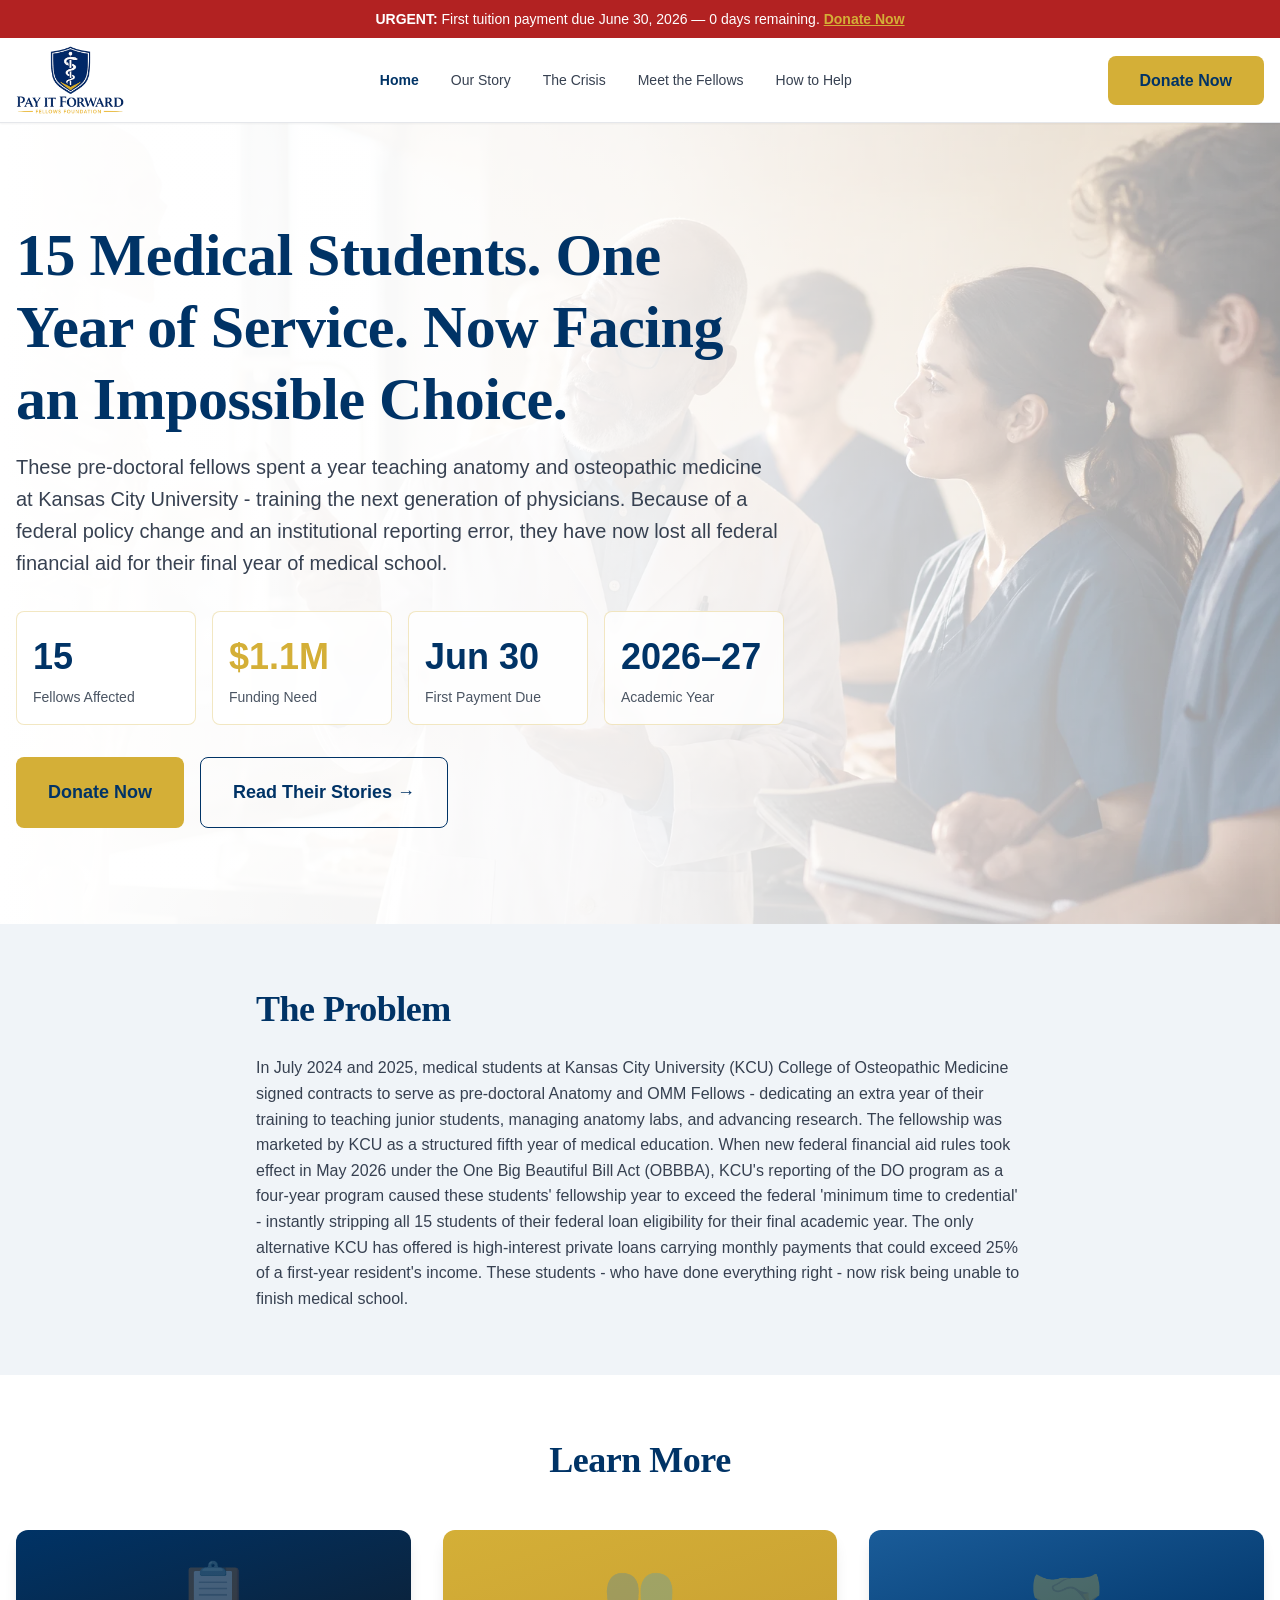
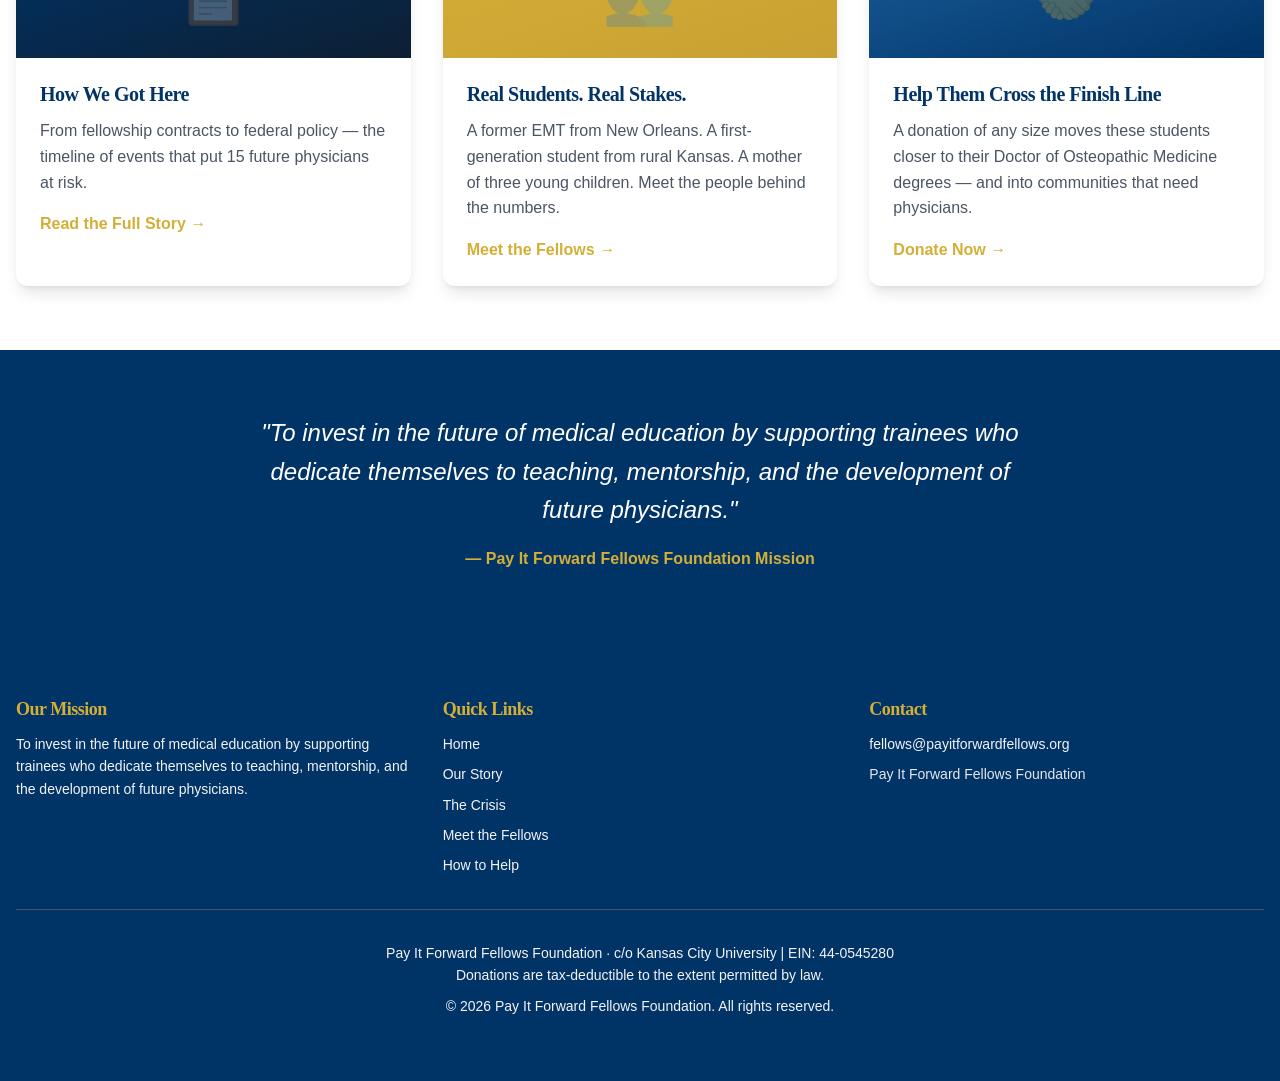
<file: index.html>
<!doctype html>
<html lang="en">
<head>
  <meta charset="utf-8" />
  <meta name="viewport" content="width=device-width, initial-scale=1" />
  <title>Pay It Forward Fellows — 15 Medical Students Facing an Impossible Choice</title>
  <meta name="description" content="15 KCU pre-doctoral fellows lost all federal financial aid for their final year of medical school. Help them cross the finish line." />
  <link rel="stylesheet" href="styles.css" />
</head>
<body>

  <div class="urgent-banner">
    <p><strong>URGENT:</strong> First tuition payment due June 30, 2026 — <span data-countdown>…</span> remaining. <a href="how-to-help.html#donate">Donate Now</a></p>
  </div>

  <!-- ===== Header ===== -->
  <header class="site-header">
    <div class="container">
      <a href="index.html" class="logo" aria-label="Pay It Forward Fellows Foundation — Home">
        <img src="assets/piff-logo.png" alt="Pay It Forward Fellows Foundation" class="logo-img" />
      </a>

      <nav class="main-nav" aria-label="Main">
        <a href="index.html" aria-current="page">Home</a>
        <a href="our-story.html">Our Story</a>
        <a href="the-crisis.html">The Crisis</a>
        <a href="meet-fellows.html">Meet the Fellows</a>
        <a href="how-to-help.html">How to Help</a>
      </nav>

      <div class="header-cta">
        <a href="how-to-help.html#donate" class="btn btn-gold">Donate Now</a>
      </div>

      <button class="menu-toggle" aria-label="Toggle menu" aria-expanded="false" data-menu-toggle>☰</button>
    </div>

    <div class="mobile-menu" data-mobile-menu>
      <nav class="container" aria-label="Mobile">
        <a href="index.html" aria-current="page">Home</a>
        <a href="our-story.html">Our Story</a>
        <a href="the-crisis.html">The Crisis</a>
        <a href="meet-fellows.html">Meet the Fellows</a>
        <a href="how-to-help.html">How to Help</a>
        <a href="how-to-help.html#donate" class="btn btn-gold">Donate Now</a>
      </nav>
    </div>
  </header>

  <main>
    <!-- ===== Hero ===== -->
    <section class="hero">
      <div class="hero-bg" role="img" aria-label="Medical education teaching environment"></div>
      <div class="hero-overlay"></div>

      <div class="container">
        <div class="hero-content">
          <h1>15 Medical Students. One Year of Service. Now Facing an Impossible Choice.</h1>
          <p class="lead">
            These pre-doctoral fellows spent a year teaching anatomy and osteopathic medicine at Kansas City
            University - training the next generation of physicians. Because of a federal policy change and an
            institutional reporting error, they have now lost all federal financial aid for their final year of
            medical school.
          </p>

          <div class="stats">
            <div class="stat">
              <div class="stat-value">15</div>
              <div class="stat-label">Fellows Affected</div>
            </div>
            <div class="stat">
              <div class="stat-value gold">$1.1M</div>
              <div class="stat-label">Funding Need</div>
            </div>
            <div class="stat">
              <div class="stat-value">Jun 30</div>
              <div class="stat-label">First Payment Due</div>
            </div>
            <div class="stat">
              <div class="stat-value">2026–27</div>
              <div class="stat-label">Academic Year</div>
            </div>
          </div>

          <div class="hero-actions">
            <a href="how-to-help.html#donate" class="btn btn-gold btn-lg">Donate Now</a>
            <a href="meet-fellows.html" class="btn btn-outline btn-lg">Read Their Stories →</a>
          </div>
        </div>
      </div>
    </section>

    <!-- ===== The Problem ===== -->
    <section class="bg-soft">
      <div class="container">
        <div class="narrow">
          <h2>The Problem</h2>
          <p>
            In July 2024 and 2025, medical students at Kansas City University (KCU) College of Osteopathic
            Medicine signed contracts to serve as pre-doctoral Anatomy and OMM Fellows - dedicating an extra
            year of their training to teaching junior students, managing anatomy labs, and advancing research.
            The fellowship was marketed by KCU as a structured fifth year of medical education. When new federal
            financial aid rules took effect in May 2026 under the One Big Beautiful Bill Act (OBBBA), KCU's
            reporting of the DO program as a four-year program caused these students' fellowship year to exceed
            the federal 'minimum time to credential' - instantly stripping all 15 students of their federal loan
            eligibility for their final academic year. The only alternative KCU has offered is high-interest
            private loans carrying monthly payments that could exceed 25% of a first-year resident's income.
            These students - who have done everything right - now risk being unable to finish medical school.
          </p>
        </div>
      </div>
    </section>

    <!-- ===== Learn More ===== -->
    <section>
      <div class="container">
        <h2 class="text-center" style="margin-bottom: 3rem;">Learn More</h2>

        <div class="card-grid card-grid-3">
          <article class="card">
            <div class="teaser-banner teaser-navy"><span>📋</span></div>
            <div class="teaser-body">
              <h3>How We Got Here</h3>
              <p>From fellowship contracts to federal policy — the timeline of events that put 15 future physicians at risk.</p>
              <a href="our-story.html" class="link-gold">Read the Full Story →</a>
            </div>
          </article>

          <article class="card">
            <div class="teaser-banner teaser-gold"><span>👥</span></div>
            <div class="teaser-body">
              <h3>Real Students. Real Stakes.</h3>
              <p>A former EMT from New Orleans. A first-generation student from rural Kansas. A mother of three young children. Meet the people behind the numbers.</p>
              <a href="meet-fellows.html" class="link-gold">Meet the Fellows →</a>
            </div>
          </article>

          <article class="card">
            <div class="teaser-banner teaser-blue"><span>🤝</span></div>
            <div class="teaser-body">
              <h3>Help Them Cross the Finish Line</h3>
              <p>A donation of any size moves these students closer to their Doctor of Osteopathic Medicine degrees — and into communities that need physicians.</p>
              <a href="how-to-help.html#donate" class="link-gold">Donate Now →</a>
            </div>
          </article>
        </div>
      </div>
    </section>

    <!-- ===== Mission ===== -->
    <section class="bg-navy">
      <div class="container">
        <div class="narrow text-center">
          <p class="mission-quote">
            "To invest in the future of medical education by supporting trainees who dedicate themselves to
            teaching, mentorship, and the development of future physicians."
          </p>
          <p class="text-gold" style="font-weight: 600;">— Pay It Forward Fellows Foundation Mission</p>
        </div>
      </div>
    </section>
  </main>

  <!-- ===== Footer ===== -->
  <footer class="site-footer">
    <div class="container">
      <div class="footer-grid">
        <div>
          <h3>Our Mission</h3>
          <p>To invest in the future of medical education by supporting trainees who dedicate themselves to teaching, mentorship, and the development of future physicians.</p>
        </div>
        <div>
          <h3>Quick Links</h3>
          <ul>
            <li><a href="index.html">Home</a></li>
            <li><a href="our-story.html">Our Story</a></li>
            <li><a href="the-crisis.html">The Crisis</a></li>
            <li><a href="meet-fellows.html">Meet the Fellows</a></li>
            <li><a href="how-to-help.html">How to Help</a></li>
          </ul>
        </div>
        <div>
          <h3>Contact</h3>
          <p><a href="mailto:fellows@payitforwardfellows.org">fellows@payitforwardfellows.org</a></p>
          <p style="margin-top: 0.5rem; color: #e5e7eb;">Pay It Forward Fellows Foundation</p>
        </div>
      </div>
      <div class="footer-bottom">
        <p>Pay It Forward Fellows Foundation · c/o Kansas City University | EIN: 44-0545280</p>
        <p>Donations are tax-deductible to the extent permitted by law.</p>
        <p style="margin-top: 0.5rem;">© <span data-year>2026</span> Pay It Forward Fellows Foundation. All rights reserved.</p>
      </div>
    </div>
  </footer>

  <script src="main.js"></script>
</body>
</html>
</file>
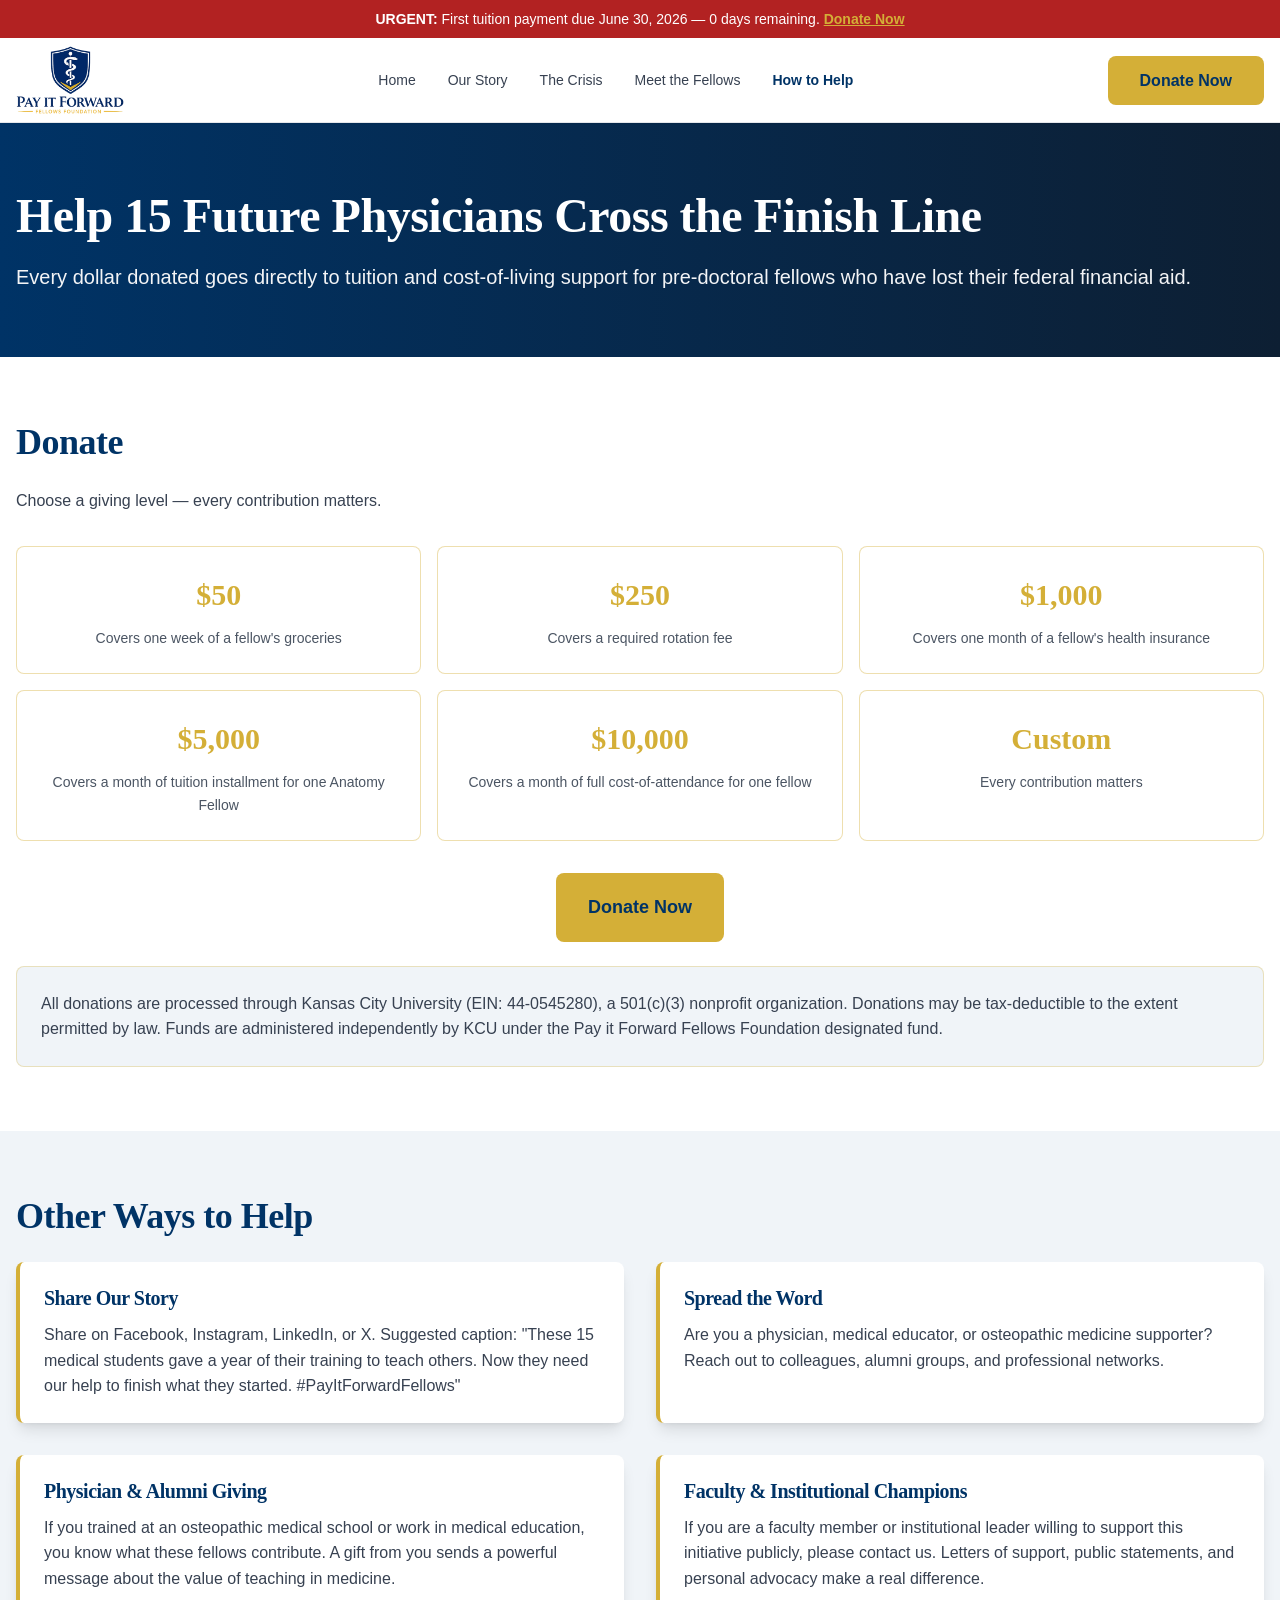
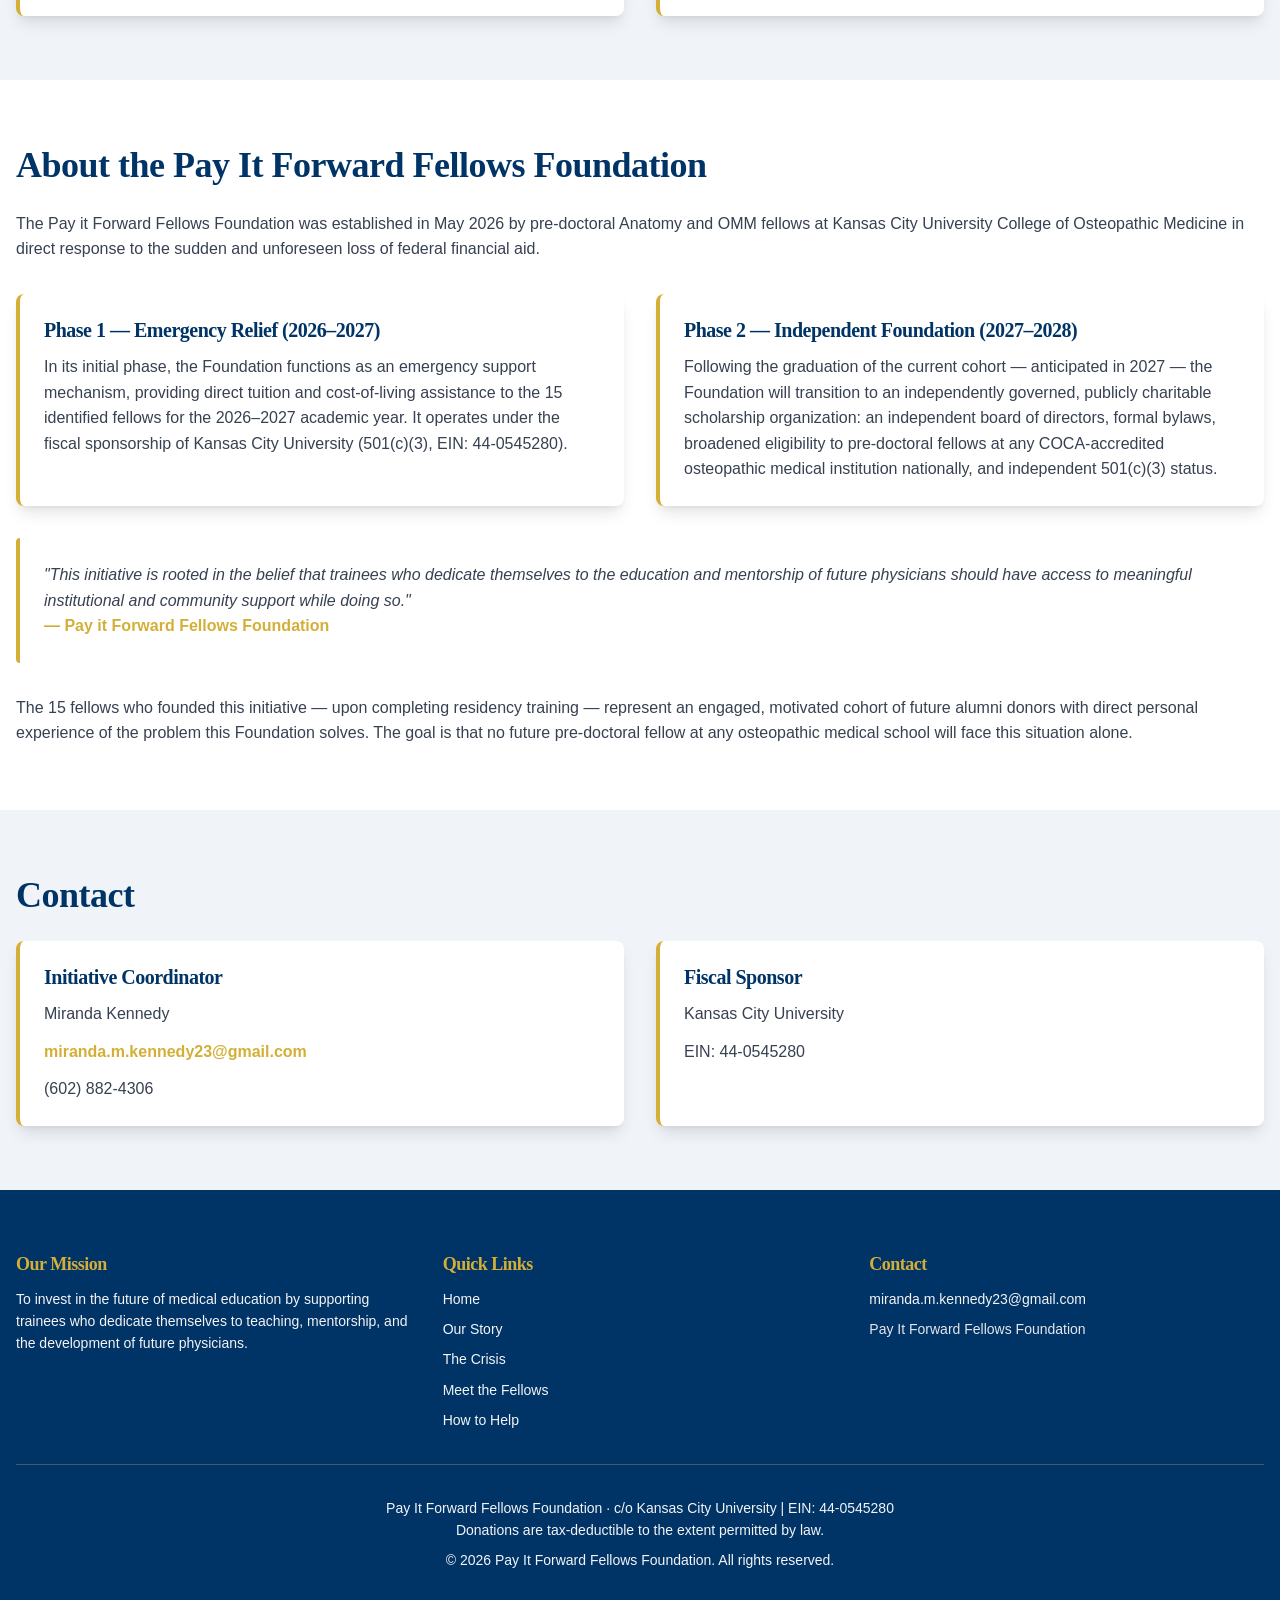
<file: how-to-help.html>
<!doctype html>
<html lang="en">
<head>
  <meta charset="utf-8" />
  <meta name="viewport" content="width=device-width, initial-scale=1" />
  <title>How to Help — Pay It Forward Fellows</title>
  <meta name="description" content="Help 15 future physicians cross the finish line. Every dollar goes directly to tuition and cost-of-living support for pre-doctoral fellows who lost federal financial aid." />
  <link rel="stylesheet" href="styles.css" />
</head>
<body>

  <div class="urgent-banner">
    <p><strong>URGENT:</strong> First tuition payment due June 30, 2026 — <span data-countdown>…</span> remaining. <a href="#donate">Donate Now</a></p>
  </div>

  <!-- ===== Header ===== -->
  <header class="site-header">
    <div class="container">
      <a href="index.html" class="logo" aria-label="Pay It Forward Fellows Foundation — Home">
        <img src="assets/piff-logo.png" alt="Pay It Forward Fellows Foundation" class="logo-img" />
      </a>

      <nav class="main-nav" aria-label="Main">
        <a href="index.html">Home</a>
        <a href="our-story.html">Our Story</a>
        <a href="the-crisis.html">The Crisis</a>
        <a href="meet-fellows.html">Meet the Fellows</a>
        <a href="how-to-help.html" aria-current="page">How to Help</a>
      </nav>

      <div class="header-cta">
        <a href="#donate" class="btn btn-gold">Donate Now</a>
      </div>

      <button class="menu-toggle" aria-label="Toggle menu" aria-expanded="false" data-menu-toggle>☰</button>
    </div>

    <div class="mobile-menu" data-mobile-menu>
      <nav class="container" aria-label="Mobile">
        <a href="index.html">Home</a>
        <a href="our-story.html">Our Story</a>
        <a href="the-crisis.html">The Crisis</a>
        <a href="meet-fellows.html">Meet the Fellows</a>
        <a href="how-to-help.html" aria-current="page">How to Help</a>
        <a href="#donate" class="btn btn-gold">Donate Now</a>
      </nav>
    </div>
  </header>

  <main>
    <!-- ===== Page Hero ===== -->
    <section class="bg-navy-grad">
      <div class="container">
        <h1>Help 15 Future Physicians Cross the Finish Line</h1>
        <p class="lead" style="color: #f3f4f6;">
          Every dollar donated goes directly to tuition and cost-of-living support for pre-doctoral fellows
          who have lost their federal financial aid.
        </p>
      </div>
    </section>

    <!-- ===== Donate ===== -->
    <section id="donate">
      <div class="container">
        <h2>Donate</h2>
        <p style="margin-bottom: 2rem;">Choose a giving level — every contribution matters.</p>

        <div class="tier-grid" style="margin-bottom: 2rem;">
          <div class="tier-card">
            <div class="tier-amount">$50</div>
            <p class="tier-desc">Covers one week of a fellow's groceries</p>
          </div>
          <div class="tier-card">
            <div class="tier-amount">$250</div>
            <p class="tier-desc">Covers a required rotation fee</p>
          </div>
          <div class="tier-card">
            <div class="tier-amount">$1,000</div>
            <p class="tier-desc">Covers one month of a fellow's health insurance</p>
          </div>
          <div class="tier-card">
            <div class="tier-amount">$5,000</div>
            <p class="tier-desc">Covers a month of tuition installment for one Anatomy Fellow</p>
          </div>
          <div class="tier-card">
            <div class="tier-amount">$10,000</div>
            <p class="tier-desc">Covers a month of full cost-of-attendance for one fellow</p>
          </div>
          <div class="tier-card">
            <div class="tier-amount">Custom</div>
            <p class="tier-desc">Every contribution matters</p>
          </div>
        </div>

        <div class="text-center" style="margin-bottom: 1.5rem;">
          <a href="mailto:miranda.m.kennedy23@gmail.com?subject=Donation%20—%20Pay%20It%20Forward%20Fellows" class="btn btn-gold btn-lg">Donate Now</a>
        </div>

        <div class="callout">
          <p>
            All donations are processed through Kansas City University (EIN: 44-0545280), a 501(c)(3) nonprofit
            organization. Donations may be tax-deductible to the extent permitted by law. Funds are administered
            independently by KCU under the Pay it Forward Fellows Foundation designated fund.
          </p>
        </div>
      </div>
    </section>

    <!-- ===== Other Ways to Help ===== -->
    <section class="bg-soft">
      <div class="container">
        <h2>Other Ways to Help</h2>

        <div class="card-grid card-grid-2">
          <article class="card card-accent">
            <h3>Share Our Story</h3>
            <p>Share on Facebook, Instagram, LinkedIn, or X. Suggested caption: "These 15 medical students gave a year of their training to teach others. Now they need our help to finish what they started. #PayItForwardFellows"</p>
          </article>
          <article class="card card-accent">
            <h3>Spread the Word</h3>
            <p>Are you a physician, medical educator, or osteopathic medicine supporter? Reach out to colleagues, alumni groups, and professional networks.</p>
          </article>
          <article class="card card-accent">
            <h3>Physician &amp; Alumni Giving</h3>
            <p>If you trained at an osteopathic medical school or work in medical education, you know what these fellows contribute. A gift from you sends a powerful message about the value of teaching in medicine.</p>
          </article>
          <article class="card card-accent">
            <h3>Faculty &amp; Institutional Champions</h3>
            <p>If you are a faculty member or institutional leader willing to support this initiative publicly, please contact us. Letters of support, public statements, and personal advocacy make a real difference.</p>
          </article>
        </div>
      </div>
    </section>

    <!-- ===== About the Foundation ===== -->
    <section>
      <div class="container">
        <h2>About the Pay It Forward Fellows Foundation</h2>
        <p style="margin-bottom: 2rem;">
          The Pay it Forward Fellows Foundation was established in May 2026 by pre-doctoral Anatomy and OMM
          fellows at Kansas City University College of Osteopathic Medicine in direct response to the sudden
          and unforeseen loss of federal financial aid.
        </p>

        <div class="card-grid card-grid-2" style="margin-bottom: 2rem;">
          <article class="card card-accent">
            <h3>Phase 1 — Emergency Relief (2026–2027)</h3>
            <p>In its initial phase, the Foundation functions as an emergency support mechanism, providing direct tuition and cost-of-living assistance to the 15 identified fellows for the 2026–2027 academic year. It operates under the fiscal sponsorship of Kansas City University (501(c)(3), EIN: 44-0545280).</p>
          </article>
          <article class="card card-accent">
            <h3>Phase 2 — Independent Foundation (2027–2028)</h3>
            <p>Following the graduation of the current cohort — anticipated in 2027 — the Foundation will transition to an independently governed, publicly charitable scholarship organization: an independent board of directors, formal bylaws, broadened eligibility to pre-doctoral fellows at any COCA-accredited osteopathic medical institution nationally, and independent 501(c)(3) status.</p>
          </article>
        </div>

        <div class="callout-gold-bar">
          <p>
            <em>"This initiative is rooted in the belief that trainees who dedicate themselves to the education and
            mentorship of future physicians should have access to meaningful institutional and community support
            while doing so."</em><br />
            <strong class="text-gold">— Pay it Forward Fellows Foundation</strong>
          </p>
        </div>

        <p style="margin-top: 2rem;">
          The 15 fellows who founded this initiative — upon completing residency training — represent an engaged,
          motivated cohort of future alumni donors with direct personal experience of the problem this Foundation
          solves. The goal is that no future pre-doctoral fellow at any osteopathic medical school will face this
          situation alone.
        </p>
      </div>
    </section>

    <!-- ===== Contact ===== -->
    <section class="bg-soft">
      <div class="container">
        <h2>Contact</h2>
        <div class="card-grid card-grid-2">
          <article class="card card-accent">
            <h3>Initiative Coordinator</h3>
            <p>Miranda Kennedy</p>
            <p><a href="mailto:miranda.m.kennedy23@gmail.com" class="link-gold">miranda.m.kennedy23@gmail.com</a></p>
            <p>(602) 882-4306</p>
          </article>
          <article class="card card-accent">
            <h3>Fiscal Sponsor</h3>
            <p>Kansas City University</p>
            <p>EIN: 44-0545280</p>
          </article>
        </div>
      </div>
    </section>
  </main>

  <!-- ===== Footer ===== -->
  <footer class="site-footer">
    <div class="container">
      <div class="footer-grid">
        <div>
          <h3>Our Mission</h3>
          <p>To invest in the future of medical education by supporting trainees who dedicate themselves to teaching, mentorship, and the development of future physicians.</p>
        </div>
        <div>
          <h3>Quick Links</h3>
          <ul>
            <li><a href="index.html">Home</a></li>
            <li><a href="our-story.html">Our Story</a></li>
            <li><a href="the-crisis.html">The Crisis</a></li>
            <li><a href="meet-fellows.html">Meet the Fellows</a></li>
            <li><a href="how-to-help.html">How to Help</a></li>
          </ul>
        </div>
        <div>
          <h3>Contact</h3>
          <p><a href="mailto:miranda.m.kennedy23@gmail.com">miranda.m.kennedy23@gmail.com</a></p>
          <p style="margin-top: 0.5rem; color: #e5e7eb;">Pay It Forward Fellows Foundation</p>
        </div>
      </div>
      <div class="footer-bottom">
        <p>Pay It Forward Fellows Foundation · c/o Kansas City University | EIN: 44-0545280</p>
        <p>Donations are tax-deductible to the extent permitted by law.</p>
        <p style="margin-top: 0.5rem;">© <span data-year>2026</span> Pay It Forward Fellows Foundation. All rights reserved.</p>
      </div>
    </div>
  </footer>

  <script src="main.js"></script>
</body>
</html>
</file>
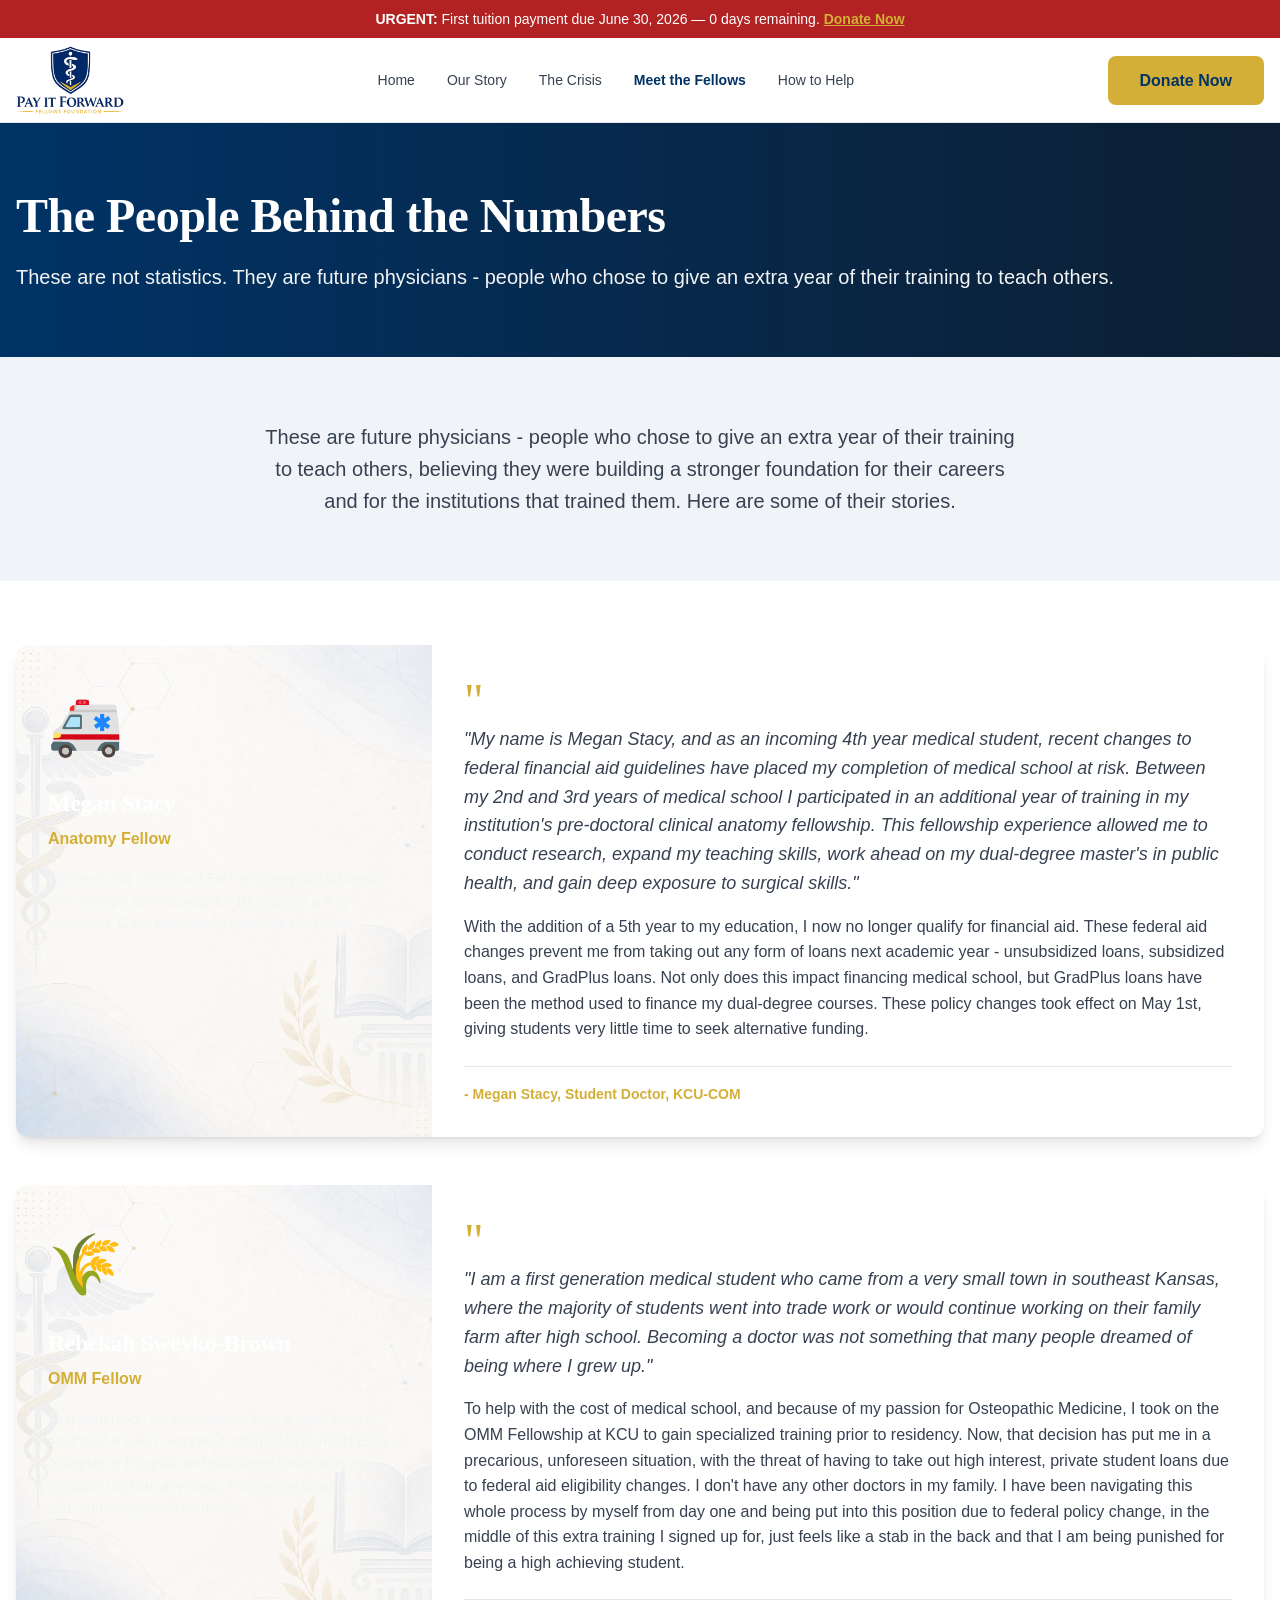
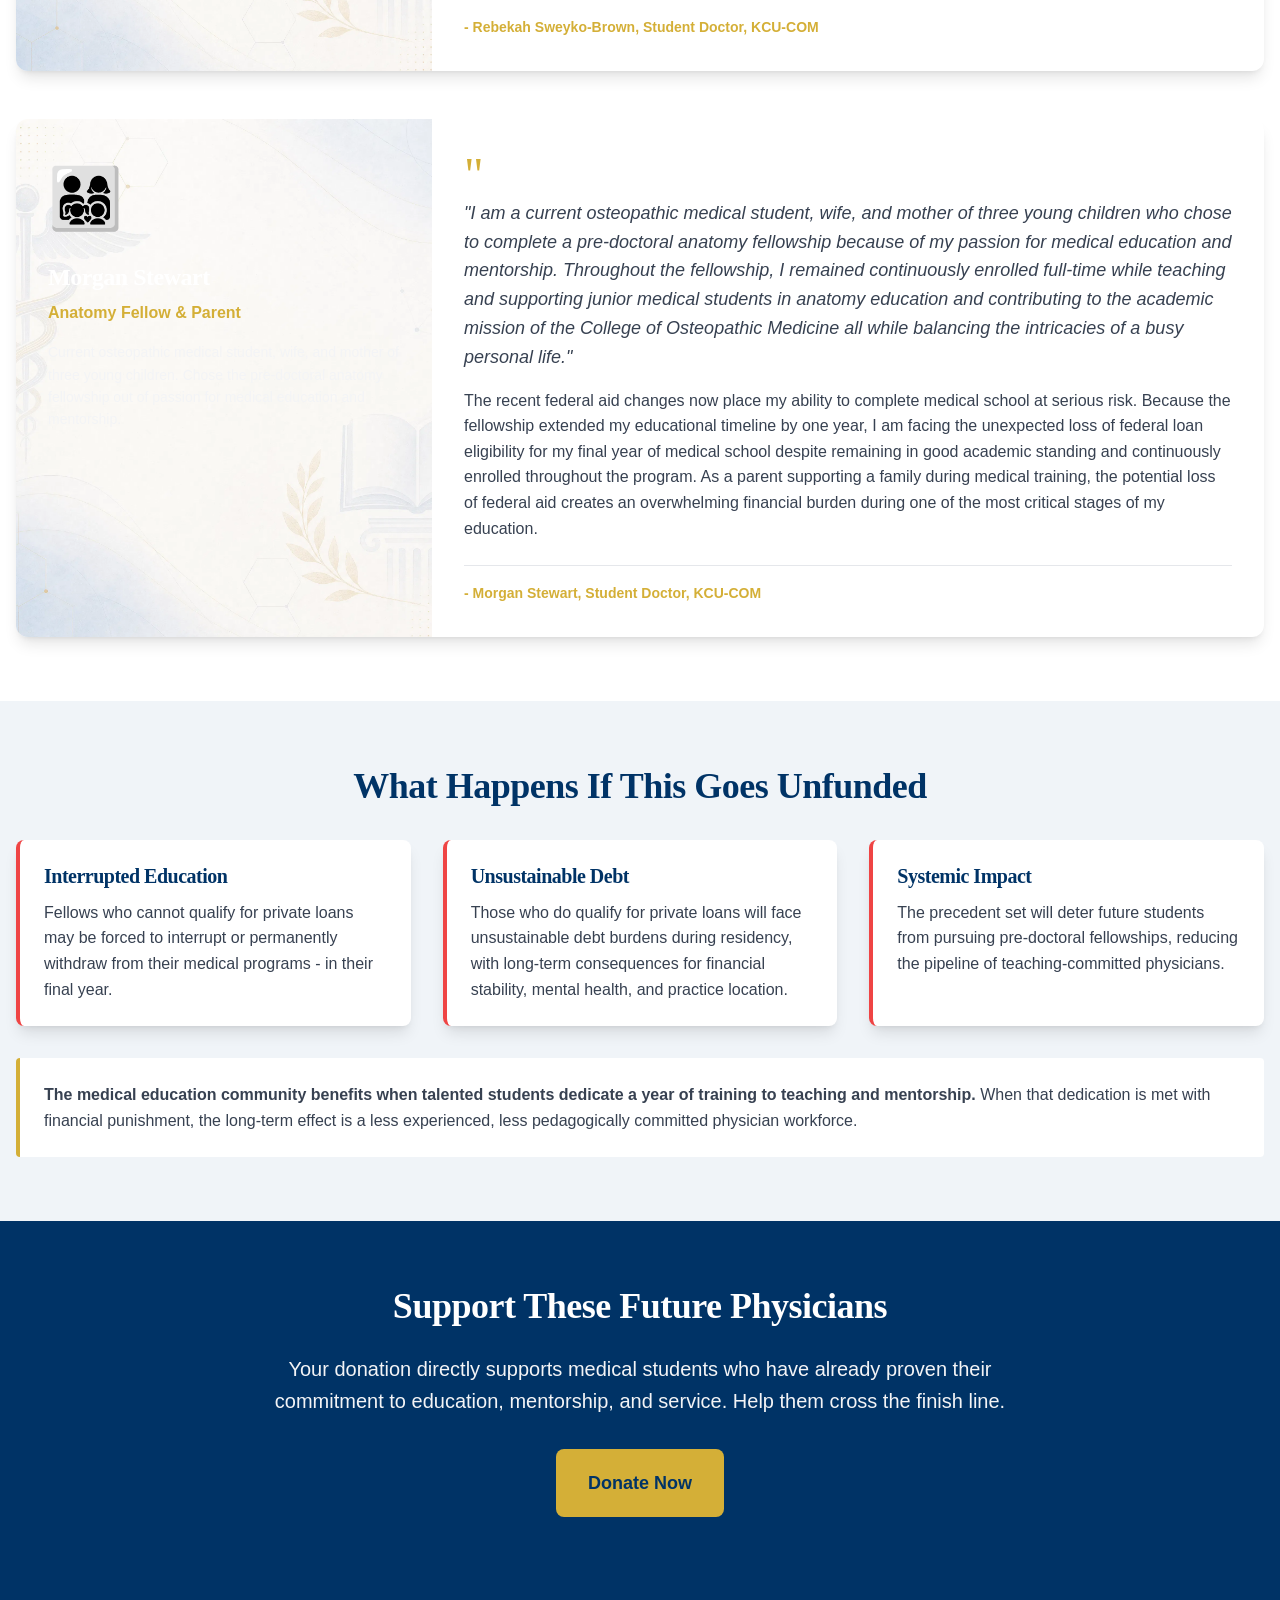
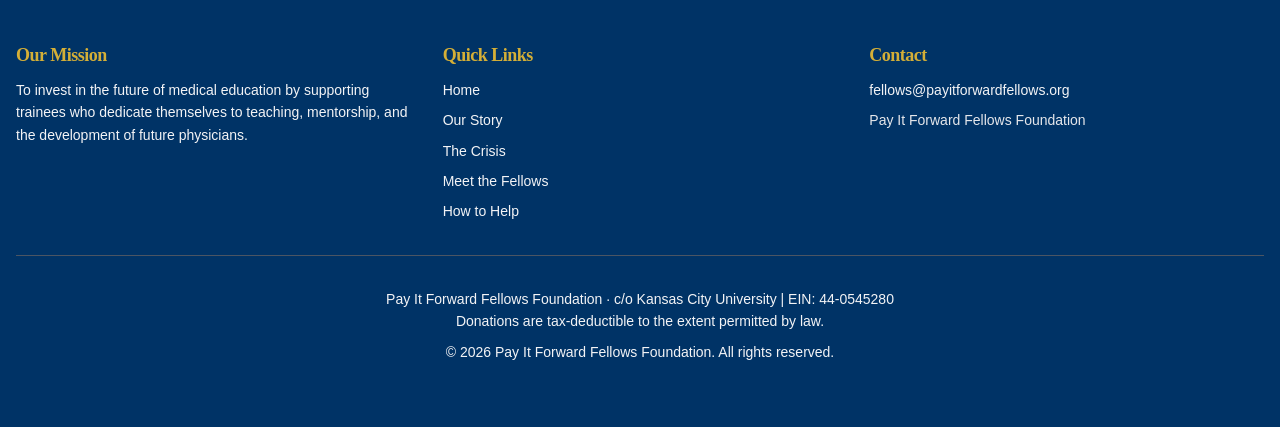
<file: meet-fellows.html>
<!doctype html>
<html lang="en">
<head>
  <meta charset="utf-8" />
  <meta name="viewport" content="width=device-width, initial-scale=1" />
  <title>Meet the Fellows — Pay It Forward Fellows</title>
  <meta name="description" content="The people behind the numbers. Meet the KCU pre-doctoral fellows whose final year of medical school is at risk." />
  <link rel="stylesheet" href="styles.css" />
</head>
<body>

  <div class="urgent-banner">
    <p><strong>URGENT:</strong> First tuition payment due June 30, 2026 — <span data-countdown>…</span> remaining. <a href="how-to-help.html#donate">Donate Now</a></p>
  </div>

  <!-- ===== Header ===== -->
  <header class="site-header">
    <div class="container">
      <a href="index.html" class="logo" aria-label="Pay It Forward Fellows Foundation — Home">
        <img src="assets/piff-logo.png" alt="Pay It Forward Fellows Foundation" class="logo-img" />
      </a>

      <nav class="main-nav" aria-label="Main">
        <a href="index.html">Home</a>
        <a href="our-story.html">Our Story</a>
        <a href="the-crisis.html">The Crisis</a>
        <a href="meet-fellows.html" aria-current="page">Meet the Fellows</a>
        <a href="how-to-help.html">How to Help</a>
      </nav>

      <div class="header-cta">
        <a href="how-to-help.html#donate" class="btn btn-gold">Donate Now</a>
      </div>

      <button class="menu-toggle" aria-label="Toggle menu" aria-expanded="false" data-menu-toggle>☰</button>
    </div>

    <div class="mobile-menu" data-mobile-menu>
      <nav class="container" aria-label="Mobile">
        <a href="index.html">Home</a>
        <a href="our-story.html">Our Story</a>
        <a href="the-crisis.html">The Crisis</a>
        <a href="meet-fellows.html" aria-current="page">Meet the Fellows</a>
        <a href="how-to-help.html">How to Help</a>
        <a href="how-to-help.html#donate" class="btn btn-gold">Donate Now</a>
      </nav>
    </div>
  </header>

  <main>
    <!-- ===== Page Hero ===== -->
    <section class="bg-navy-grad">
      <div class="container">
        <h1>The People Behind the Numbers</h1>
        <p class="lead" style="color: #f3f4f6;">
          These are not statistics. They are future physicians - people who chose to give an extra year of
          their training to teach others.
        </p>
      </div>
    </section>

    <!-- ===== Introduction ===== -->
    <section class="bg-soft">
      <div class="container">
        <div class="narrow text-center">
          <p class="lead">
            These are future physicians - people who chose to give an extra year of their training to teach
            others, believing they were building a stronger foundation for their careers and for the
            institutions that trained them. Here are some of their stories.
          </p>
        </div>
      </div>
    </section>

    <!-- ===== Testimonials ===== -->
    <section>
      <div class="container">
        <div class="fellows">

          <article class="card fellow-card">
            <div class="fellow-profile">
              <div>
                <div class="fellow-icon">🚑</div>
                <h3>Megan Stacy</h3>
                <p class="fellow-title">Anatomy Fellow</p>
                <p class="fellow-bio">Former police officer and EMT who served the Greater New Orleans communities for 10 years as a first responder. Goal: Emergency medicine physician.</p>
              </div>
            </div>
            <div class="fellow-story">
              <div class="quote-mark" aria-hidden="true">"</div>
              <p class="fellow-quote">"My name is Megan Stacy, and as an incoming 4th year medical student, recent changes to federal financial aid guidelines have placed my completion of medical school at risk. Between my 2nd and 3rd years of medical school I participated in an additional year of training in my institution's pre-doctoral clinical anatomy fellowship. This fellowship experience allowed me to conduct research, expand my teaching skills, work ahead on my dual-degree master's in public health, and gain deep exposure to surgical skills."</p>
              <p class="fellow-quote2">With the addition of a 5th year to my education, I now no longer qualify for financial aid. These federal aid changes prevent me from taking out any form of loans next academic year - unsubsidized loans, subsidized loans, and GradPlus loans. Not only does this impact financing medical school, but GradPlus loans have been the method used to finance my dual-degree courses. These policy changes took effect on May 1st, giving students very little time to seek alternative funding.</p>
              <p class="fellow-sig">- Megan Stacy, Student Doctor, KCU-COM</p>
            </div>
          </article>

          <article class="card fellow-card">
            <div class="fellow-profile">
              <div>
                <div class="fellow-icon">🌾</div>
                <h3>Rebekah Sweyko-Brown</h3>
                <p class="fellow-title">OMM Fellow</p>
                <p class="fellow-bio">First-generation medical student from a small town in southeast Kansas. Accepted into the MSSU-KCU Early Acceptance Program and completed undergraduate education without any loans. Passionate about primary care and osteopathic medicine.</p>
              </div>
            </div>
            <div class="fellow-story">
              <div class="quote-mark" aria-hidden="true">"</div>
              <p class="fellow-quote">"I am a first generation medical student who came from a very small town in southeast Kansas, where the majority of students went into trade work or would continue working on their family farm after high school. Becoming a doctor was not something that many people dreamed of being where I grew up."</p>
              <p class="fellow-quote2">To help with the cost of medical school, and because of my passion for Osteopathic Medicine, I took on the OMM Fellowship at KCU to gain specialized training prior to residency. Now, that decision has put me in a precarious, unforeseen situation, with the threat of having to take out high interest, private student loans due to federal aid eligibility changes. I don't have any other doctors in my family. I have been navigating this whole process by myself from day one and being put into this position due to federal policy change, in the middle of this extra training I signed up for, just feels like a stab in the back and that I am being punished for being a high achieving student.</p>
              <p class="fellow-sig">- Rebekah Sweyko-Brown, Student Doctor, KCU-COM</p>
            </div>
          </article>

          <article class="card fellow-card">
            <div class="fellow-profile">
              <div>
                <div class="fellow-icon">👨‍👩‍👧‍👦</div>
                <h3>Morgan Stewart</h3>
                <p class="fellow-title">Anatomy Fellow &amp; Parent</p>
                <p class="fellow-bio">Current osteopathic medical student, wife, and mother of three young children. Chose the pre-doctoral anatomy fellowship out of passion for medical education and mentorship.</p>
              </div>
            </div>
            <div class="fellow-story">
              <div class="quote-mark" aria-hidden="true">"</div>
              <p class="fellow-quote">"I am a current osteopathic medical student, wife, and mother of three young children who chose to complete a pre-doctoral anatomy fellowship because of my passion for medical education and mentorship. Throughout the fellowship, I remained continuously enrolled full-time while teaching and supporting junior medical students in anatomy education and contributing to the academic mission of the College of Osteopathic Medicine all while balancing the intricacies of a busy personal life."</p>
              <p class="fellow-quote2">The recent federal aid changes now place my ability to complete medical school at serious risk. Because the fellowship extended my educational timeline by one year, I am facing the unexpected loss of federal loan eligibility for my final year of medical school despite remaining in good academic standing and continuously enrolled throughout the program. As a parent supporting a family during medical training, the potential loss of federal aid creates an overwhelming financial burden during one of the most critical stages of my education.</p>
              <p class="fellow-sig">- Morgan Stewart, Student Doctor, KCU-COM</p>
            </div>
          </article>

        </div>
      </div>
    </section>

    <!-- ===== Impact ===== -->
    <section class="bg-soft">
      <div class="container">
        <h2 class="text-center" style="margin-bottom: 2rem;">What Happens If This Goes Unfunded</h2>

        <div class="card-grid card-grid-3">
          <article class="card card-accent red">
            <h3>Interrupted Education</h3>
            <p>Fellows who cannot qualify for private loans may be forced to interrupt or permanently withdraw from their medical programs - in their final year.</p>
          </article>
          <article class="card card-accent red">
            <h3>Unsustainable Debt</h3>
            <p>Those who do qualify for private loans will face unsustainable debt burdens during residency, with long-term consequences for financial stability, mental health, and practice location.</p>
          </article>
          <article class="card card-accent red">
            <h3>Systemic Impact</h3>
            <p>The precedent set will deter future students from pursuing pre-doctoral fellowships, reducing the pipeline of teaching-committed physicians.</p>
          </article>
        </div>

        <div class="callout-gold-bar">
          <p><strong>The medical education community benefits when talented students dedicate a year of training to teaching and mentorship.</strong> When that dedication is met with financial punishment, the long-term effect is a less experienced, less pedagogically committed physician workforce.</p>
        </div>
      </div>
    </section>

    <!-- ===== CTA ===== -->
    <section class="bg-navy">
      <div class="container text-center">
        <h2>Support These Future Physicians</h2>
        <p class="lead narrow" style="color: #f3f4f6; margin-bottom: 2rem;">
          Your donation directly supports medical students who have already proven their commitment to
          education, mentorship, and service. Help them cross the finish line.
        </p>
        <a href="how-to-help.html#donate" class="btn btn-gold btn-lg">Donate Now</a>
      </div>
    </section>
  </main>

  <!-- ===== Footer ===== -->
  <footer class="site-footer">
    <div class="container">
      <div class="footer-grid">
        <div>
          <h3>Our Mission</h3>
          <p>To invest in the future of medical education by supporting trainees who dedicate themselves to teaching, mentorship, and the development of future physicians.</p>
        </div>
        <div>
          <h3>Quick Links</h3>
          <ul>
            <li><a href="index.html">Home</a></li>
            <li><a href="our-story.html">Our Story</a></li>
            <li><a href="the-crisis.html">The Crisis</a></li>
            <li><a href="meet-fellows.html">Meet the Fellows</a></li>
            <li><a href="how-to-help.html">How to Help</a></li>
          </ul>
        </div>
        <div>
          <h3>Contact</h3>
          <p><a href="mailto:fellows@payitforwardfellows.org">fellows@payitforwardfellows.org</a></p>
          <p style="margin-top: 0.5rem; color: #e5e7eb;">Pay It Forward Fellows Foundation</p>
        </div>
      </div>
      <div class="footer-bottom">
        <p>Pay It Forward Fellows Foundation · c/o Kansas City University | EIN: 44-0545280</p>
        <p>Donations are tax-deductible to the extent permitted by law.</p>
        <p style="margin-top: 0.5rem;">© <span data-year>2026</span> Pay It Forward Fellows Foundation. All rights reserved.</p>
      </div>
    </div>
  </footer>

  <script src="main.js"></script>
</body>
</html>
</file>
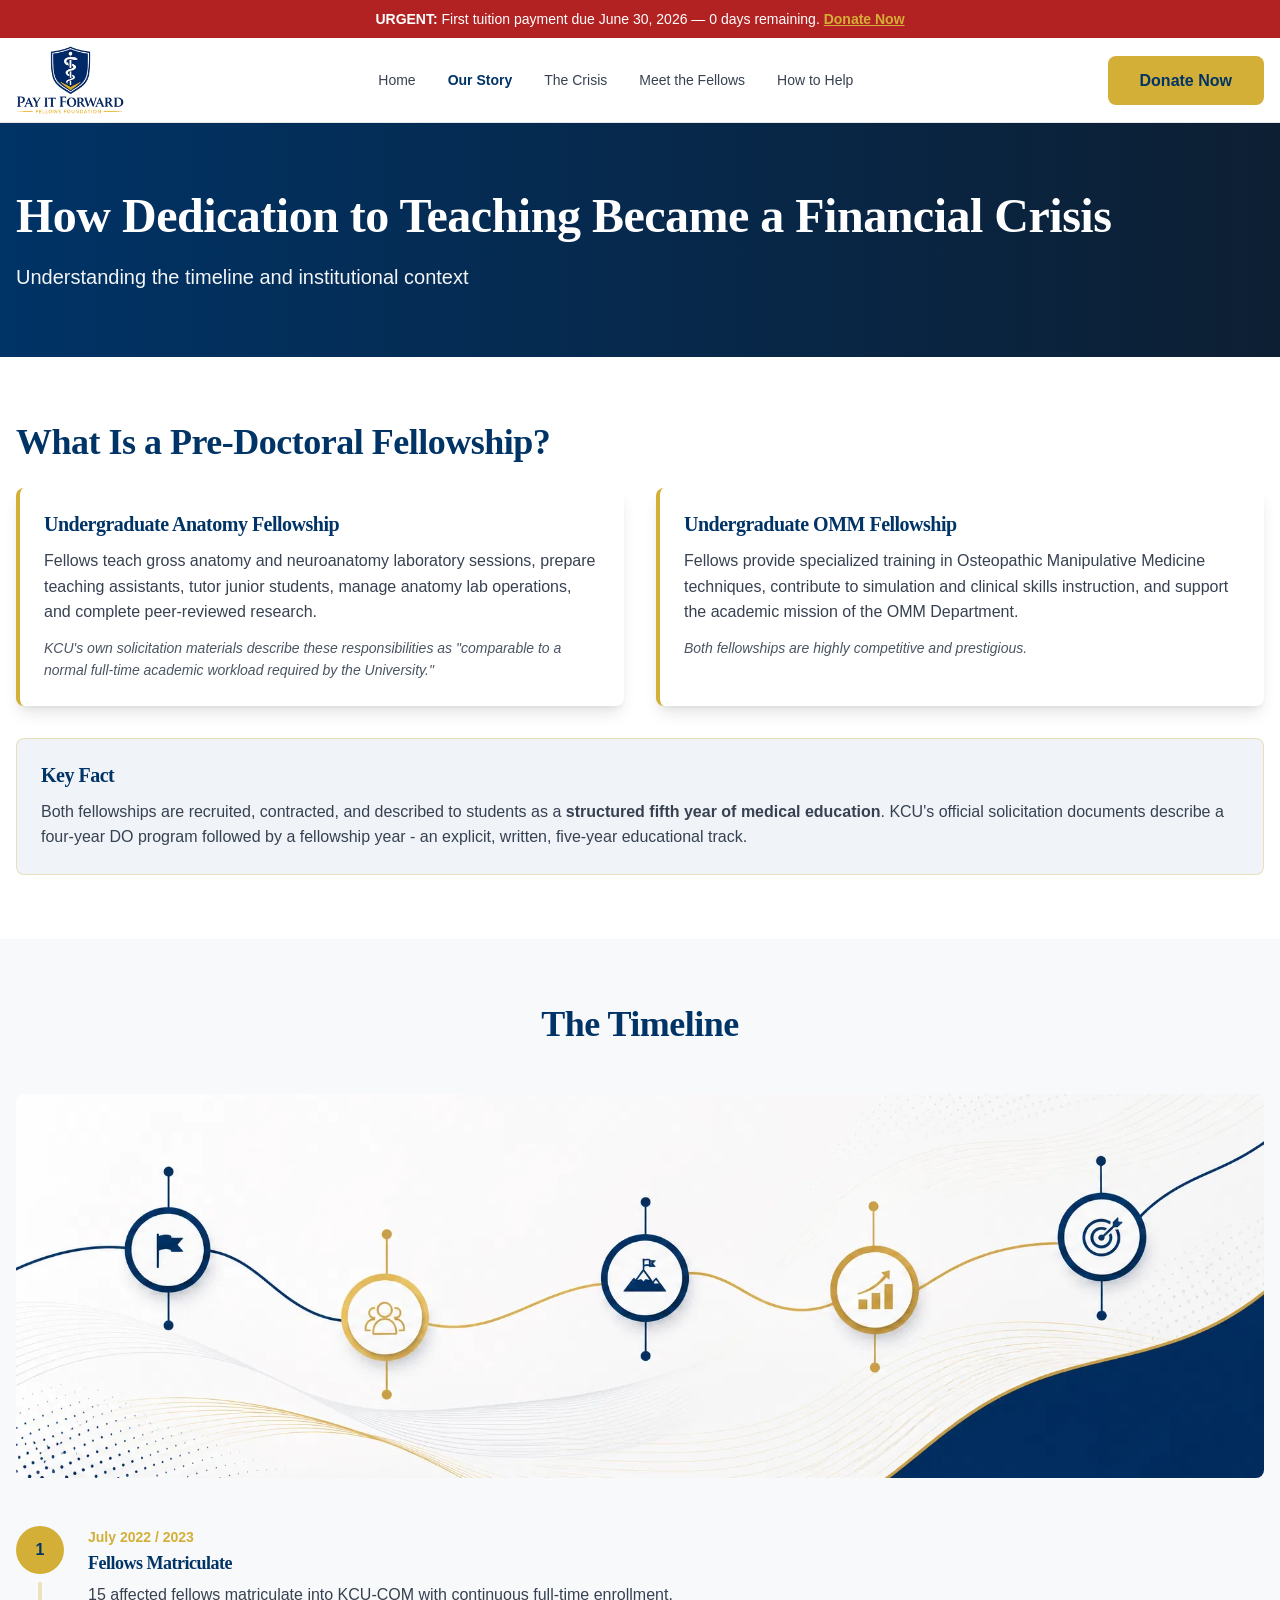
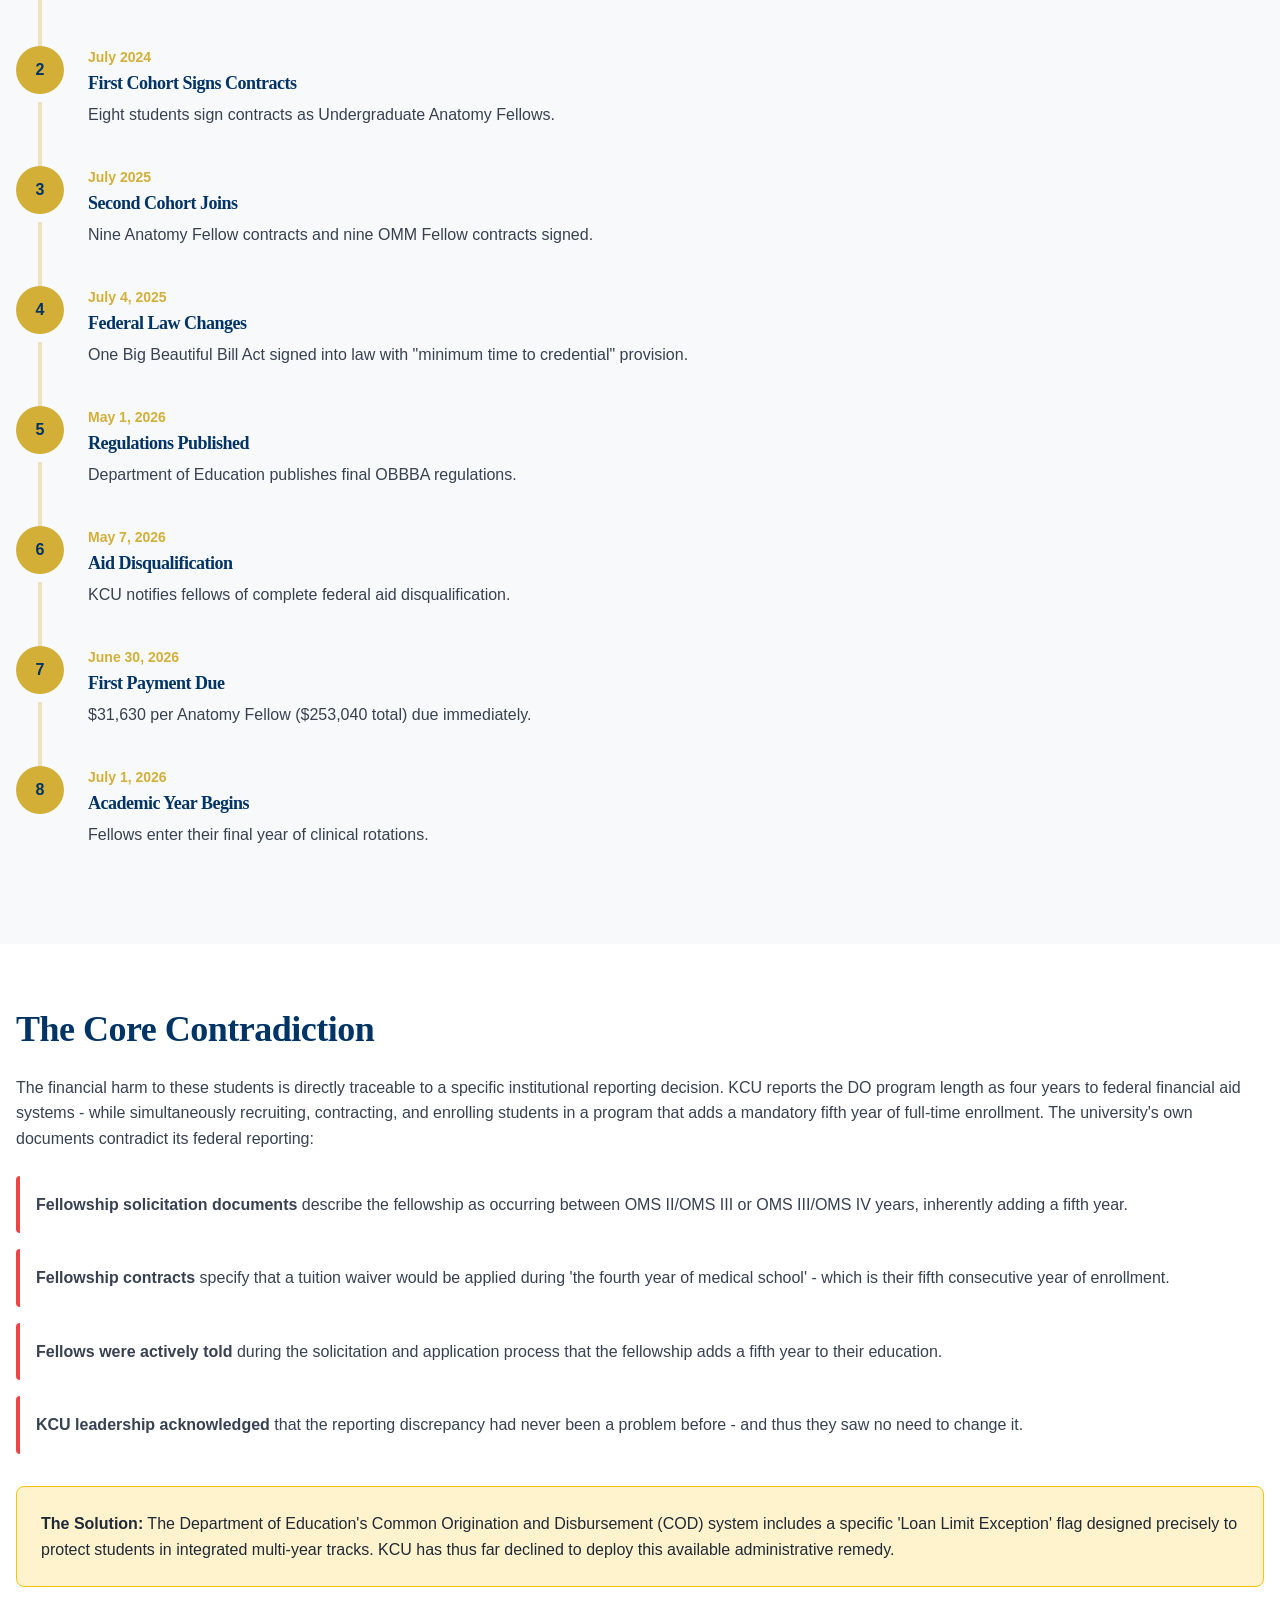
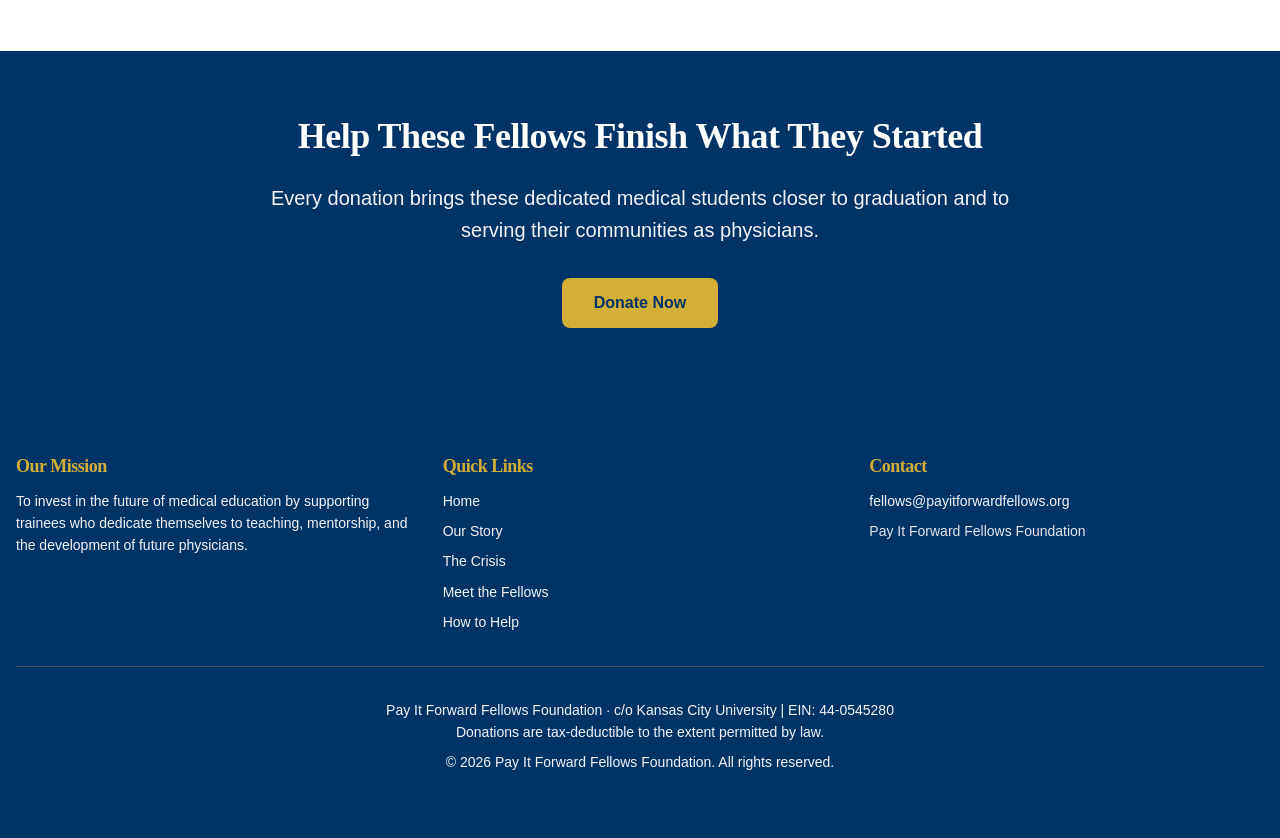
<file: our-story.html>
<!doctype html>
<html lang="en">
<head>
  <meta charset="utf-8" />
  <meta name="viewport" content="width=device-width, initial-scale=1" />
  <title>Our Story — Pay It Forward Fellows</title>
  <meta name="description" content="How dedication to teaching became a financial crisis. The timeline and institutional context behind 15 KCU fellows losing federal aid." />
  <link rel="stylesheet" href="styles.css" />
</head>
<body>

  <div class="urgent-banner">
    <p><strong>URGENT:</strong> First tuition payment due June 30, 2026 — <span data-countdown>…</span> remaining. <a href="how-to-help.html#donate">Donate Now</a></p>
  </div>

  <!-- ===== Header ===== -->
  <header class="site-header">
    <div class="container">
      <a href="index.html" class="logo" aria-label="Pay It Forward Fellows Foundation — Home">
        <img src="assets/piff-logo.png" alt="Pay It Forward Fellows Foundation" class="logo-img" />
      </a>

      <nav class="main-nav" aria-label="Main">
        <a href="index.html">Home</a>
        <a href="our-story.html" aria-current="page">Our Story</a>
        <a href="the-crisis.html">The Crisis</a>
        <a href="meet-fellows.html">Meet the Fellows</a>
        <a href="how-to-help.html">How to Help</a>
      </nav>

      <div class="header-cta">
        <a href="how-to-help.html#donate" class="btn btn-gold">Donate Now</a>
      </div>

      <button class="menu-toggle" aria-label="Toggle menu" aria-expanded="false" data-menu-toggle>☰</button>
    </div>

    <div class="mobile-menu" data-mobile-menu>
      <nav class="container" aria-label="Mobile">
        <a href="index.html">Home</a>
        <a href="our-story.html" aria-current="page">Our Story</a>
        <a href="the-crisis.html">The Crisis</a>
        <a href="meet-fellows.html">Meet the Fellows</a>
        <a href="how-to-help.html">How to Help</a>
        <a href="how-to-help.html#donate" class="btn btn-gold">Donate Now</a>
      </nav>
    </div>
  </header>

  <main>
    <!-- ===== Page Hero ===== -->
    <section class="bg-navy-grad">
      <div class="container">
        <h1>How Dedication to Teaching Became a Financial Crisis</h1>
        <p class="lead" style="color: #f3f4f6;">Understanding the timeline and institutional context</p>
      </div>
    </section>

    <!-- ===== What Is a Fellowship ===== -->
    <section>
      <div class="container">
        <h2>What Is a Pre-Doctoral Fellowship?</h2>

        <div class="card-grid card-grid-2" style="margin-bottom: 2rem;">
          <article class="card card-accent">
            <h3>Undergraduate Anatomy Fellowship</h3>
            <p>Fellows teach gross anatomy and neuroanatomy laboratory sessions, prepare teaching assistants, tutor junior students, manage anatomy lab operations, and complete peer-reviewed research.</p>
            <p class="note">KCU's own solicitation materials describe these responsibilities as "comparable to a normal full-time academic workload required by the University."</p>
          </article>

          <article class="card card-accent">
            <h3>Undergraduate OMM Fellowship</h3>
            <p>Fellows provide specialized training in Osteopathic Manipulative Medicine techniques, contribute to simulation and clinical skills instruction, and support the academic mission of the OMM Department.</p>
            <p class="note">Both fellowships are highly competitive and prestigious.</p>
          </article>
        </div>

        <div class="callout">
          <h3>Key Fact</h3>
          <p>Both fellowships are recruited, contracted, and described to students as a <strong>structured fifth year of medical education</strong>. KCU's official solicitation documents describe a four-year DO program followed by a fellowship year - an explicit, written, five-year educational track.</p>
        </div>
      </div>
    </section>

    <!-- ===== Timeline ===== -->
    <section class="bg-softer">
      <div class="container">
        <h2 class="text-center" style="margin-bottom: 3rem;">The Timeline</h2>

        <div class="timeline-photo" role="img" aria-label="Medical education timeline illustration"></div>

        <div class="timeline">
          <div class="timeline-item">
            <div class="timeline-marker"><div class="timeline-dot">1</div><div class="timeline-line"></div></div>
            <div class="timeline-body">
              <p class="timeline-date">July 2022 / 2023</p>
              <h3>Fellows Matriculate</h3>
              <p>15 affected fellows matriculate into KCU-COM with continuous full-time enrollment.</p>
            </div>
          </div>

          <div class="timeline-item">
            <div class="timeline-marker"><div class="timeline-dot">2</div><div class="timeline-line"></div></div>
            <div class="timeline-body">
              <p class="timeline-date">July 2024</p>
              <h3>First Cohort Signs Contracts</h3>
              <p>Eight students sign contracts as Undergraduate Anatomy Fellows.</p>
            </div>
          </div>

          <div class="timeline-item">
            <div class="timeline-marker"><div class="timeline-dot">3</div><div class="timeline-line"></div></div>
            <div class="timeline-body">
              <p class="timeline-date">July 2025</p>
              <h3>Second Cohort Joins</h3>
              <p>Nine Anatomy Fellow contracts and nine OMM Fellow contracts signed.</p>
            </div>
          </div>

          <div class="timeline-item">
            <div class="timeline-marker"><div class="timeline-dot">4</div><div class="timeline-line"></div></div>
            <div class="timeline-body">
              <p class="timeline-date">July 4, 2025</p>
              <h3>Federal Law Changes</h3>
              <p>One Big Beautiful Bill Act signed into law with "minimum time to credential" provision.</p>
            </div>
          </div>

          <div class="timeline-item">
            <div class="timeline-marker"><div class="timeline-dot">5</div><div class="timeline-line"></div></div>
            <div class="timeline-body">
              <p class="timeline-date">May 1, 2026</p>
              <h3>Regulations Published</h3>
              <p>Department of Education publishes final OBBBA regulations.</p>
            </div>
          </div>

          <div class="timeline-item">
            <div class="timeline-marker"><div class="timeline-dot">6</div><div class="timeline-line"></div></div>
            <div class="timeline-body">
              <p class="timeline-date">May 7, 2026</p>
              <h3>Aid Disqualification</h3>
              <p>KCU notifies fellows of complete federal aid disqualification.</p>
            </div>
          </div>

          <div class="timeline-item">
            <div class="timeline-marker"><div class="timeline-dot">7</div><div class="timeline-line"></div></div>
            <div class="timeline-body">
              <p class="timeline-date">June 30, 2026</p>
              <h3>First Payment Due</h3>
              <p>$31,630 per Anatomy Fellow ($253,040 total) due immediately.</p>
            </div>
          </div>

          <div class="timeline-item">
            <div class="timeline-marker"><div class="timeline-dot">8</div></div>
            <div class="timeline-body">
              <p class="timeline-date">July 1, 2026</p>
              <h3>Academic Year Begins</h3>
              <p>Fellows enter their final year of clinical rotations.</p>
            </div>
          </div>
        </div>
      </div>
    </section>

    <!-- ===== The Core Contradiction ===== -->
    <section>
      <div class="container">
        <h2>The Core Contradiction</h2>

        <p style="margin-bottom: 1.5rem;">
          The financial harm to these students is directly traceable to a specific institutional reporting
          decision. KCU reports the DO program length as four years to federal financial aid systems - while
          simultaneously recruiting, contracting, and enrolling students in a program that adds a mandatory
          fifth year of full-time enrollment. The university's own documents contradict its federal reporting:
        </p>

        <div style="margin-bottom: 2rem;">
          <div class="flag"><p><strong>Fellowship solicitation documents</strong> describe the fellowship as occurring between OMS II/OMS III or OMS III/OMS IV years, inherently adding a fifth year.</p></div>
          <div class="flag"><p><strong>Fellowship contracts</strong> specify that a tuition waiver would be applied during 'the fourth year of medical school' - which is their fifth consecutive year of enrollment.</p></div>
          <div class="flag"><p><strong>Fellows were actively told</strong> during the solicitation and application process that the fellowship adds a fifth year to their education.</p></div>
          <div class="flag"><p><strong>KCU leadership acknowledged</strong> that the reporting discrepancy had never been a problem before - and thus they saw no need to change it.</p></div>
        </div>

        <div class="callout-warn">
          <p><strong>The Solution:</strong> The Department of Education's Common Origination and Disbursement (COD) system includes a specific 'Loan Limit Exception' flag designed precisely to protect students in integrated multi-year tracks. KCU has thus far declined to deploy this available administrative remedy.</p>
        </div>
      </div>
    </section>

    <!-- ===== CTA ===== -->
    <section class="bg-navy">
      <div class="container text-center">
        <h2>Help These Fellows Finish What They Started</h2>
        <p class="lead narrow" style="color: #f3f4f6; margin-bottom: 2rem;">
          Every donation brings these dedicated medical students closer to graduation and to serving their
          communities as physicians.
        </p>
        <a href="how-to-help.html#donate" class="btn btn-gold">Donate Now</a>
      </div>
    </section>
  </main>

  <!-- ===== Footer ===== -->
  <footer class="site-footer">
    <div class="container">
      <div class="footer-grid">
        <div>
          <h3>Our Mission</h3>
          <p>To invest in the future of medical education by supporting trainees who dedicate themselves to teaching, mentorship, and the development of future physicians.</p>
        </div>
        <div>
          <h3>Quick Links</h3>
          <ul>
            <li><a href="index.html">Home</a></li>
            <li><a href="our-story.html">Our Story</a></li>
            <li><a href="the-crisis.html">The Crisis</a></li>
            <li><a href="meet-fellows.html">Meet the Fellows</a></li>
            <li><a href="how-to-help.html">How to Help</a></li>
          </ul>
        </div>
        <div>
          <h3>Contact</h3>
          <p><a href="mailto:fellows@payitforwardfellows.org">fellows@payitforwardfellows.org</a></p>
          <p style="margin-top: 0.5rem; color: #e5e7eb;">Pay It Forward Fellows Foundation</p>
        </div>
      </div>
      <div class="footer-bottom">
        <p>Pay It Forward Fellows Foundation · c/o Kansas City University | EIN: 44-0545280</p>
        <p>Donations are tax-deductible to the extent permitted by law.</p>
        <p style="margin-top: 0.5rem;">© <span data-year>2026</span> Pay It Forward Fellows Foundation. All rights reserved.</p>
      </div>
    </div>
  </footer>

  <script src="main.js"></script>
</body>
</html>
</file>
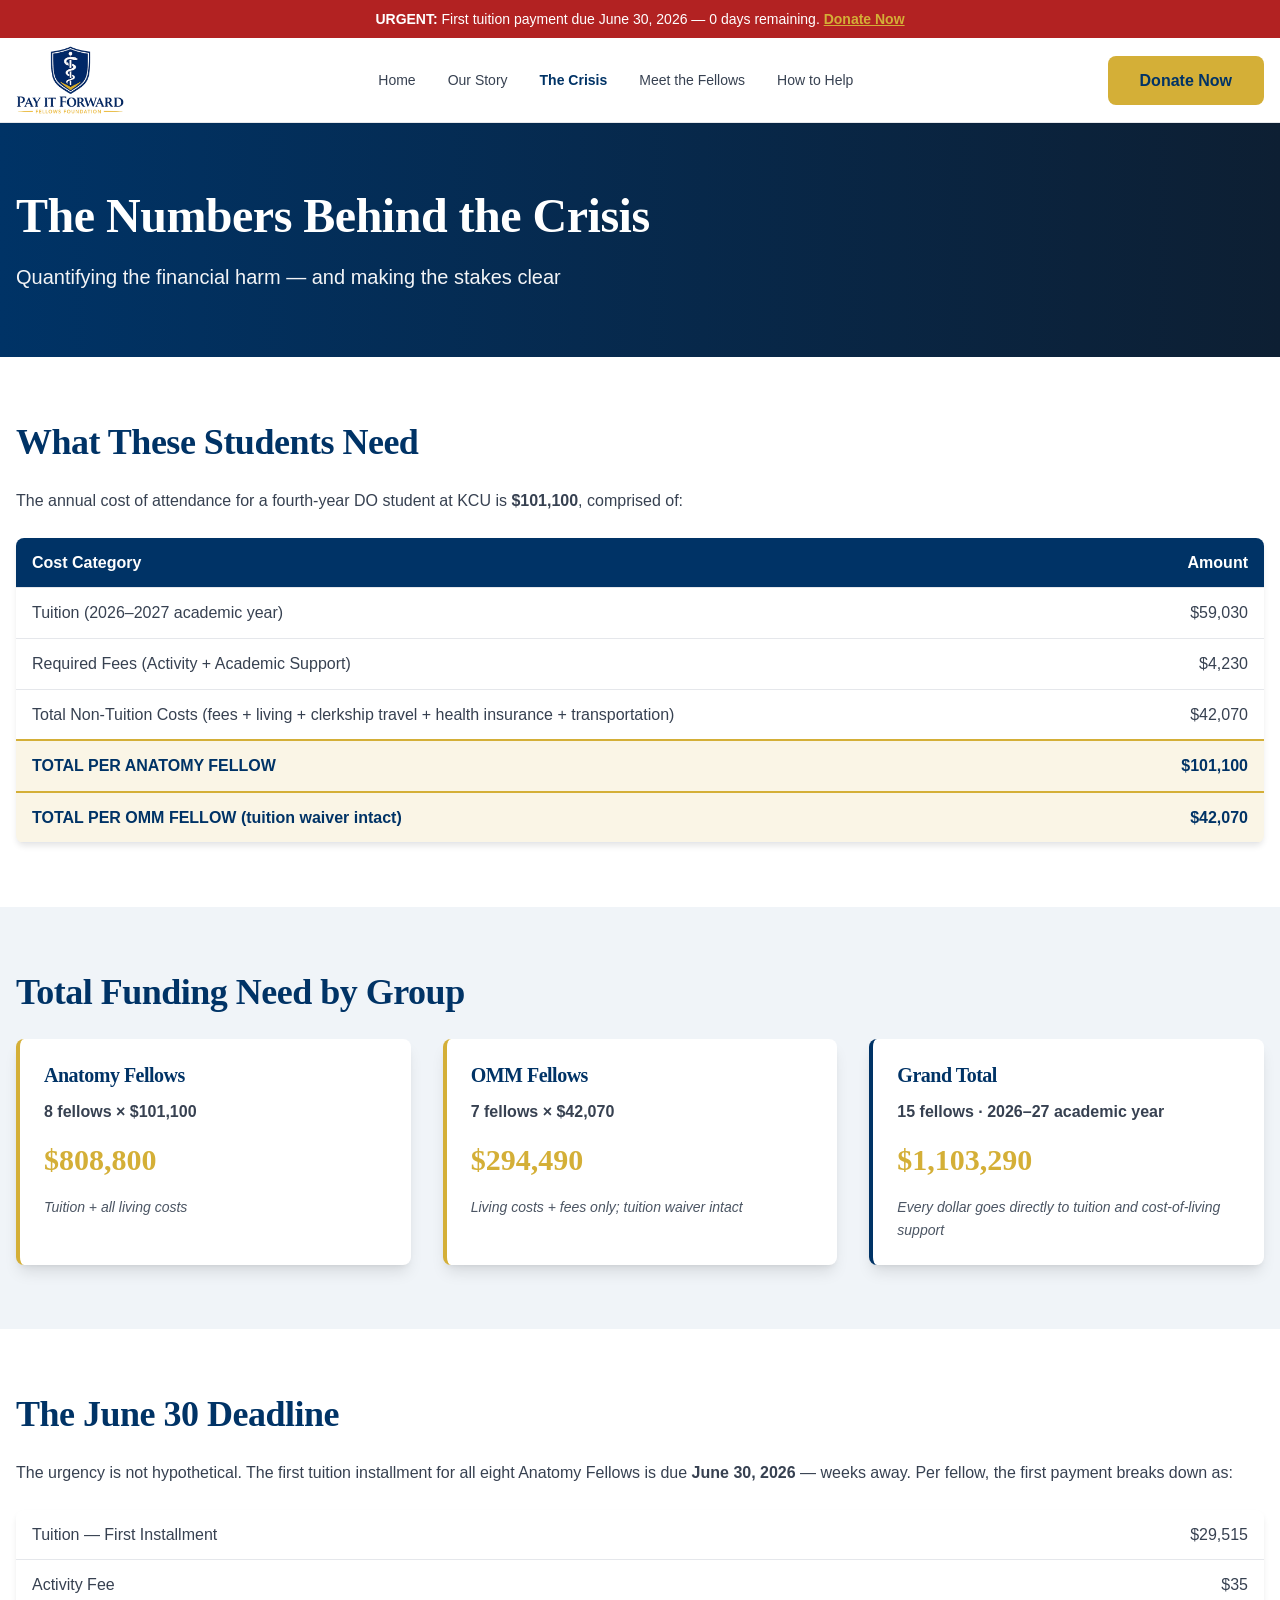
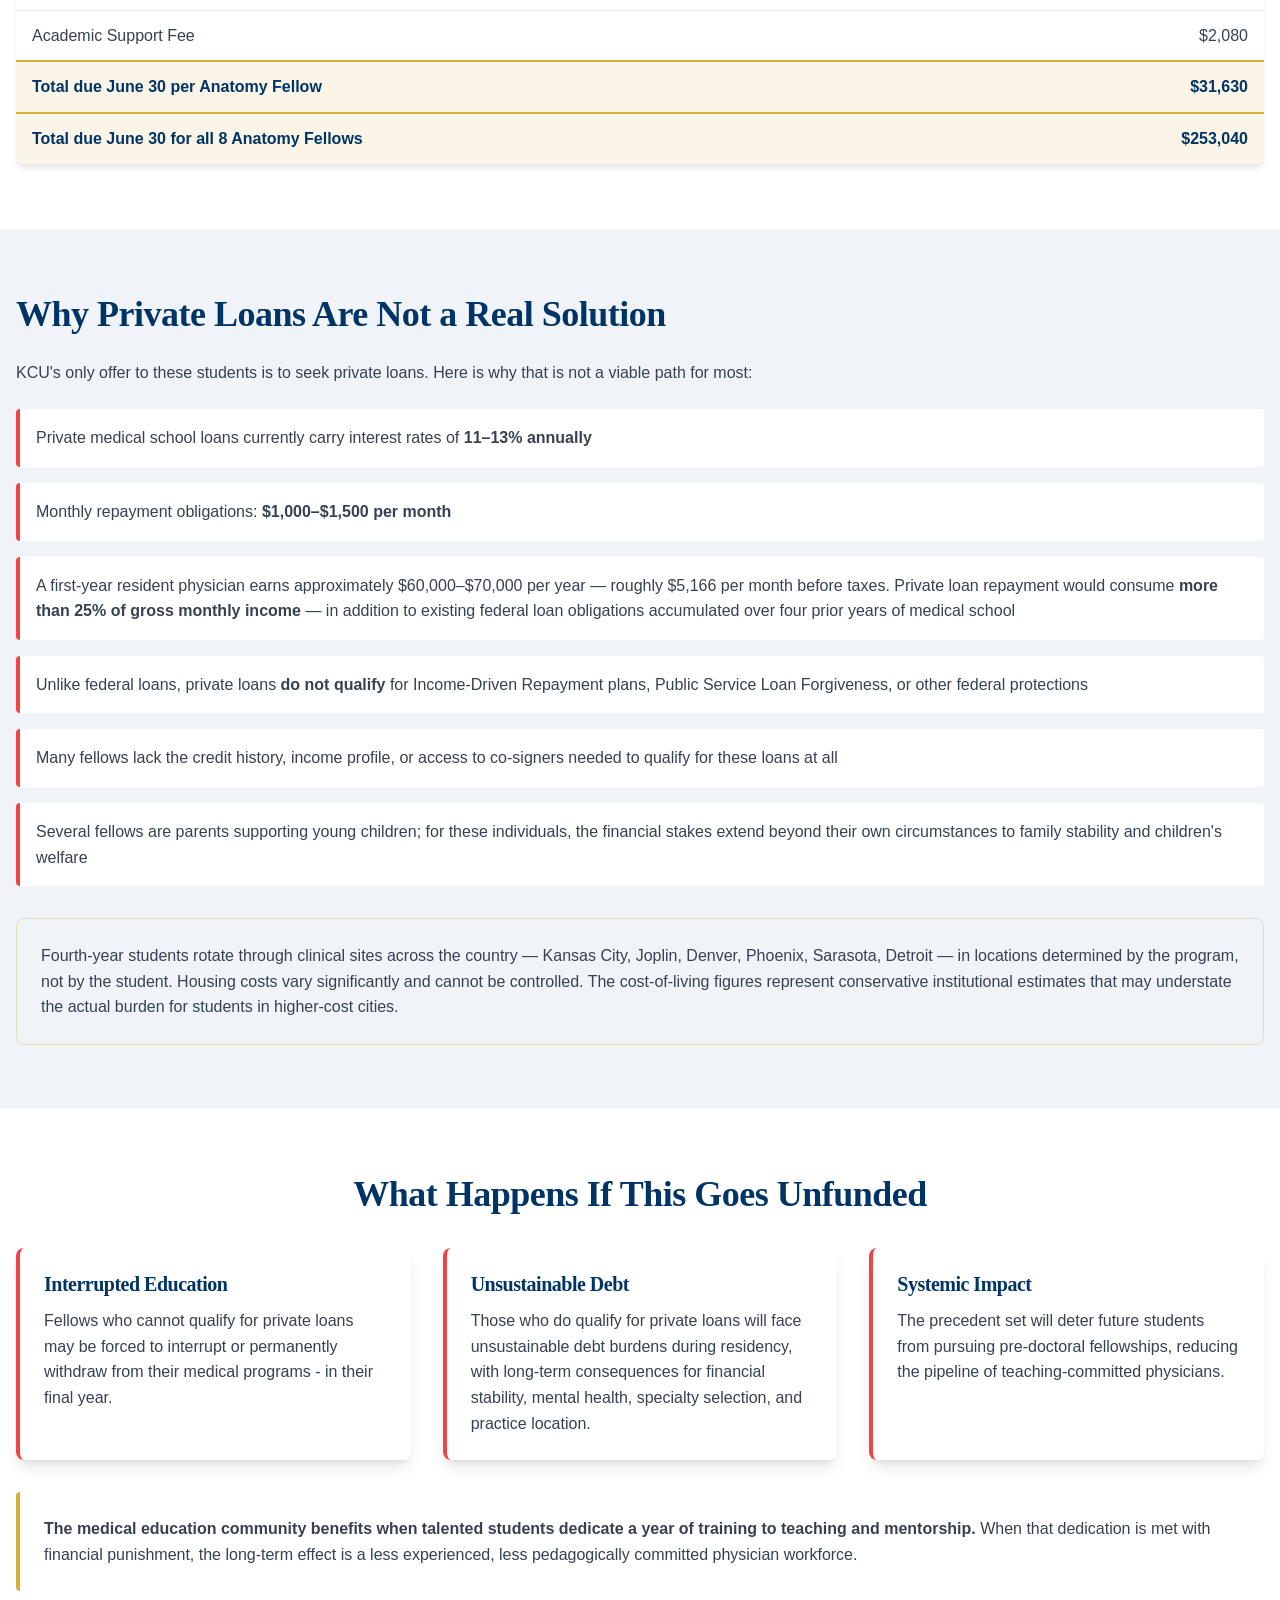
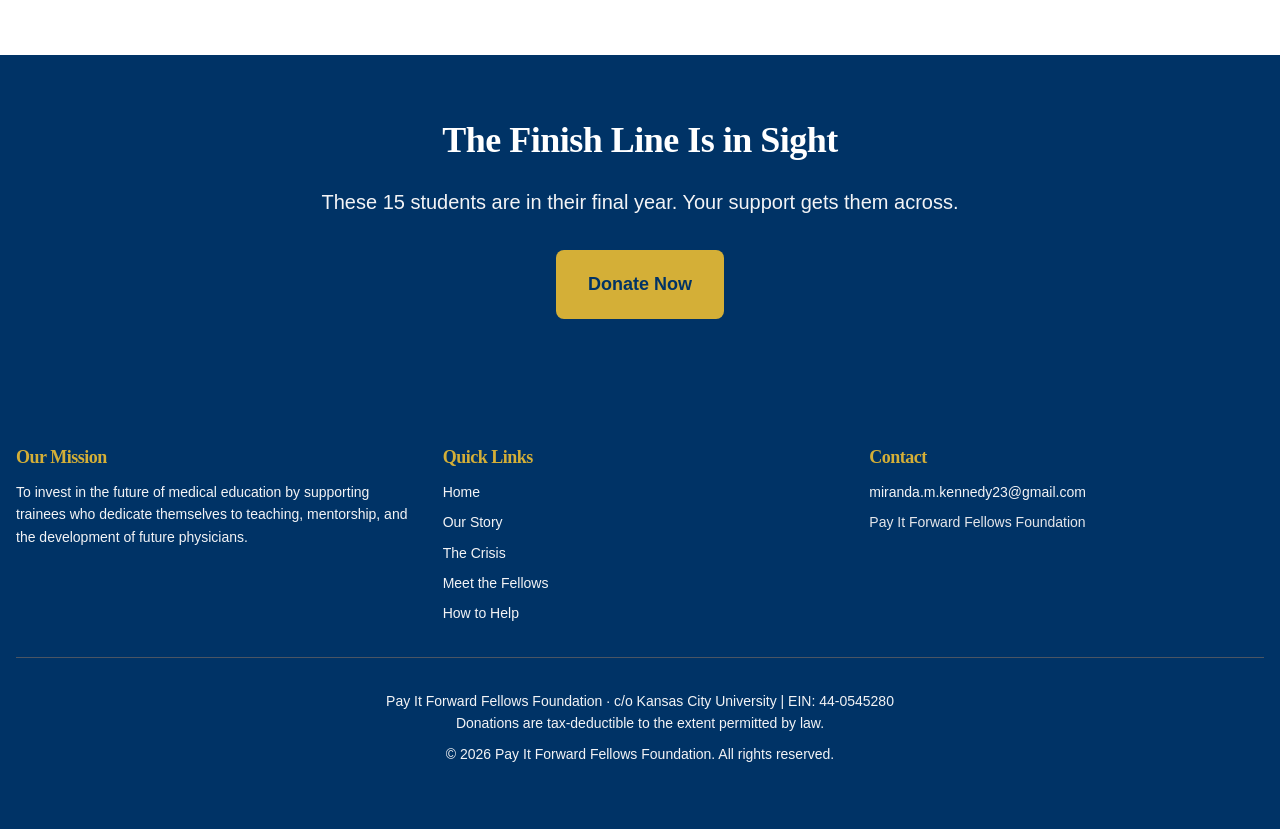
<file: the-crisis.html>
<!doctype html>
<html lang="en">
<head>
  <meta charset="utf-8" />
  <meta name="viewport" content="width=device-width, initial-scale=1" />
  <title>The Crisis — Pay It Forward Fellows</title>
  <meta name="description" content="The numbers behind the crisis: $1.1M total funding need, first payment of $253,040 due June 30, 2026, and why private loans are not a real solution." />
  <link rel="stylesheet" href="styles.css" />
</head>
<body>

  <div class="urgent-banner">
    <p><strong>URGENT:</strong> First tuition payment due June 30, 2026 — <span data-countdown>…</span> remaining. <a href="how-to-help.html#donate">Donate Now</a></p>
  </div>

  <!-- ===== Header ===== -->
  <header class="site-header">
    <div class="container">
      <a href="index.html" class="logo" aria-label="Pay It Forward Fellows Foundation — Home">
        <img src="assets/piff-logo.png" alt="Pay It Forward Fellows Foundation" class="logo-img" />
      </a>

      <nav class="main-nav" aria-label="Main">
        <a href="index.html">Home</a>
        <a href="our-story.html">Our Story</a>
        <a href="the-crisis.html" aria-current="page">The Crisis</a>
        <a href="meet-fellows.html">Meet the Fellows</a>
        <a href="how-to-help.html">How to Help</a>
      </nav>

      <div class="header-cta">
        <a href="how-to-help.html#donate" class="btn btn-gold">Donate Now</a>
      </div>

      <button class="menu-toggle" aria-label="Toggle menu" aria-expanded="false" data-menu-toggle>☰</button>
    </div>

    <div class="mobile-menu" data-mobile-menu>
      <nav class="container" aria-label="Mobile">
        <a href="index.html">Home</a>
        <a href="our-story.html">Our Story</a>
        <a href="the-crisis.html" aria-current="page">The Crisis</a>
        <a href="meet-fellows.html">Meet the Fellows</a>
        <a href="how-to-help.html">How to Help</a>
        <a href="how-to-help.html#donate" class="btn btn-gold">Donate Now</a>
      </nav>
    </div>
  </header>

  <main>
    <!-- ===== Page Hero ===== -->
    <section class="bg-navy-grad">
      <div class="container">
        <h1>The Numbers Behind the Crisis</h1>
        <p class="lead" style="color: #f3f4f6;">Quantifying the financial harm — and making the stakes clear</p>
      </div>
    </section>

    <!-- ===== What These Students Need ===== -->
    <section>
      <div class="container">
        <h2>What These Students Need</h2>
        <p style="margin-bottom: 1.5rem;">
          The annual cost of attendance for a fourth-year DO student at KCU is <strong>$101,100</strong>, comprised of:
        </p>

        <table class="cost-table">
          <thead>
            <tr><th>Cost Category</th><th>Amount</th></tr>
          </thead>
          <tbody>
            <tr><td>Tuition (2026–2027 academic year)</td><td>$59,030</td></tr>
            <tr><td>Required Fees (Activity + Academic Support)</td><td>$4,230</td></tr>
            <tr><td>Total Non-Tuition Costs (fees + living + clerkship travel + health insurance + transportation)</td><td>$42,070</td></tr>
            <tr class="total"><td>TOTAL PER ANATOMY FELLOW</td><td>$101,100</td></tr>
            <tr class="total"><td>TOTAL PER OMM FELLOW (tuition waiver intact)</td><td>$42,070</td></tr>
          </tbody>
        </table>
      </div>
    </section>

    <!-- ===== Total Funding Need ===== -->
    <section class="bg-soft">
      <div class="container">
        <h2>Total Funding Need by Group</h2>

        <div class="card-grid card-grid-3">
          <article class="card card-accent">
            <h3>Anatomy Fellows</h3>
            <p><strong>8 fellows × $101,100</strong></p>
            <p class="tier-amount">$808,800</p>
            <p class="note">Tuition + all living costs</p>
          </article>
          <article class="card card-accent">
            <h3>OMM Fellows</h3>
            <p><strong>7 fellows × $42,070</strong></p>
            <p class="tier-amount">$294,490</p>
            <p class="note">Living costs + fees only; tuition waiver intact</p>
          </article>
          <article class="card card-accent" style="border-left-color: var(--navy);">
            <h3>Grand Total</h3>
            <p><strong>15 fellows · 2026–27 academic year</strong></p>
            <p class="tier-amount">$1,103,290</p>
            <p class="note">Every dollar goes directly to tuition and cost-of-living support</p>
          </article>
        </div>
      </div>
    </section>

    <!-- ===== June 30 Deadline ===== -->
    <section>
      <div class="container">
        <h2>The June 30 Deadline</h2>
        <p style="margin-bottom: 1.5rem;">
          The urgency is not hypothetical. The first tuition installment for all eight Anatomy Fellows is due
          <strong>June 30, 2026</strong> — weeks away. Per fellow, the first payment breaks down as:
        </p>

        <table class="cost-table">
          <tbody>
            <tr><td>Tuition — First Installment</td><td>$29,515</td></tr>
            <tr><td>Activity Fee</td><td>$35</td></tr>
            <tr><td>Academic Support Fee</td><td>$2,080</td></tr>
            <tr class="total"><td>Total due June 30 per Anatomy Fellow</td><td>$31,630</td></tr>
            <tr class="total"><td>Total due June 30 for all 8 Anatomy Fellows</td><td>$253,040</td></tr>
          </tbody>
        </table>
      </div>
    </section>

    <!-- ===== Why Private Loans Fail ===== -->
    <section class="bg-soft">
      <div class="container">
        <h2>Why Private Loans Are Not a Real Solution</h2>
        <p style="margin-bottom: 1.5rem;">
          KCU's only offer to these students is to seek private loans. Here is why that is not a viable path for most:
        </p>

        <div style="margin-bottom: 2rem;">
          <div class="flag"><p>Private medical school loans currently carry interest rates of <strong>11–13% annually</strong></p></div>
          <div class="flag"><p>Monthly repayment obligations: <strong>$1,000–$1,500 per month</strong></p></div>
          <div class="flag"><p>A first-year resident physician earns approximately $60,000–$70,000 per year — roughly $5,166 per month before taxes. Private loan repayment would consume <strong>more than 25% of gross monthly income</strong> — in addition to existing federal loan obligations accumulated over four prior years of medical school</p></div>
          <div class="flag"><p>Unlike federal loans, private loans <strong>do not qualify</strong> for Income-Driven Repayment plans, Public Service Loan Forgiveness, or other federal protections</p></div>
          <div class="flag"><p>Many fellows lack the credit history, income profile, or access to co-signers needed to qualify for these loans at all</p></div>
          <div class="flag"><p>Several fellows are parents supporting young children; for these individuals, the financial stakes extend beyond their own circumstances to family stability and children's welfare</p></div>
        </div>

        <div class="callout">
          <p>
            Fourth-year students rotate through clinical sites across the country — Kansas City, Joplin, Denver,
            Phoenix, Sarasota, Detroit — in locations determined by the program, not by the student. Housing costs
            vary significantly and cannot be controlled. The cost-of-living figures represent conservative
            institutional estimates that may understate the actual burden for students in higher-cost cities.
          </p>
        </div>
      </div>
    </section>

    <!-- ===== If Unfunded ===== -->
    <section>
      <div class="container">
        <h2 class="text-center" style="margin-bottom: 2rem;">What Happens If This Goes Unfunded</h2>

        <div class="card-grid card-grid-3">
          <article class="card card-accent red">
            <h3>Interrupted Education</h3>
            <p>Fellows who cannot qualify for private loans may be forced to interrupt or permanently withdraw from their medical programs - in their final year.</p>
          </article>
          <article class="card card-accent red">
            <h3>Unsustainable Debt</h3>
            <p>Those who do qualify for private loans will face unsustainable debt burdens during residency, with long-term consequences for financial stability, mental health, specialty selection, and practice location.</p>
          </article>
          <article class="card card-accent red">
            <h3>Systemic Impact</h3>
            <p>The precedent set will deter future students from pursuing pre-doctoral fellowships, reducing the pipeline of teaching-committed physicians.</p>
          </article>
        </div>

        <div class="callout-gold-bar">
          <p><strong>The medical education community benefits when talented students dedicate a year of training to teaching and mentorship.</strong> When that dedication is met with financial punishment, the long-term effect is a less experienced, less pedagogically committed physician workforce.</p>
        </div>
      </div>
    </section>

    <!-- ===== CTA ===== -->
    <section class="bg-navy">
      <div class="container text-center">
        <h2>The Finish Line Is in Sight</h2>
        <p class="lead narrow" style="color: #f3f4f6; margin-bottom: 2rem;">
          These 15 students are in their final year. Your support gets them across.
        </p>
        <a href="how-to-help.html#donate" class="btn btn-gold btn-lg">Donate Now</a>
      </div>
    </section>
  </main>

  <!-- ===== Footer ===== -->
  <footer class="site-footer">
    <div class="container">
      <div class="footer-grid">
        <div>
          <h3>Our Mission</h3>
          <p>To invest in the future of medical education by supporting trainees who dedicate themselves to teaching, mentorship, and the development of future physicians.</p>
        </div>
        <div>
          <h3>Quick Links</h3>
          <ul>
            <li><a href="index.html">Home</a></li>
            <li><a href="our-story.html">Our Story</a></li>
            <li><a href="the-crisis.html">The Crisis</a></li>
            <li><a href="meet-fellows.html">Meet the Fellows</a></li>
            <li><a href="how-to-help.html">How to Help</a></li>
          </ul>
        </div>
        <div>
          <h3>Contact</h3>
          <p><a href="mailto:miranda.m.kennedy23@gmail.com">miranda.m.kennedy23@gmail.com</a></p>
          <p style="margin-top: 0.5rem; color: #e5e7eb;">Pay It Forward Fellows Foundation</p>
        </div>
      </div>
      <div class="footer-bottom">
        <p>Pay It Forward Fellows Foundation · c/o Kansas City University | EIN: 44-0545280</p>
        <p>Donations are tax-deductible to the extent permitted by law.</p>
        <p style="margin-top: 0.5rem;">© <span data-year>2026</span> Pay It Forward Fellows Foundation. All rights reserved.</p>
      </div>
    </div>
  </footer>

  <script src="main.js"></script>
</body>
</html>
</file>
<file: styles.css>
/* ==========================================================================
   Pay It Forward Fellows — styles.css
   Design system: navy #003366 / gold #D4AF37, system font stack
   ========================================================================== */

:root {
  --navy: #003366;
  --navy-dark: #0d1f33;
  --navy-mid: #1a5c99;
  --gold: #d4af37;
  --gold-dark: #c9a032;
  --bg-soft: #f0f4f8;
  --bg-softer: #f8f9fa;
  --text-body: #374151;   /* gray-700 */
  --text-muted: #4b5563;  /* gray-600 */
  --border: #e5e7eb;
  --red: #ef4444;
  --ease-out: cubic-bezier(0.23, 1, 0.32, 1);
}

* { box-sizing: border-box; margin: 0; padding: 0; }

html { scroll-behavior: smooth; }

body {
  /* Matches React project base layer (client/src/index.css) */
  font-family: 'Segoe UI', Tahoma, Geneva, Verdana, sans-serif;
  color: var(--text-body);
  background: #fff;
  line-height: 1.6;
  min-height: 100vh;
  display: flex;
  flex-direction: column;
}

img { max-width: 100%; display: block; }

a { color: inherit; text-decoration: none; }

main { flex: 1; }

/* ---------- Layout ---------- */
.container {
  width: 100%;
  max-width: 80rem; /* 7xl */
  margin-inline: auto;
  padding-inline: 1rem;
}

section { padding-block: 3rem; }
@media (min-width: 768px) { section { padding-block: 4rem; } }

.bg-soft   { background: var(--bg-soft); }
.bg-softer { background: var(--bg-softer); }
.bg-navy   { background: var(--navy); color: #fff; }
.bg-navy-grad {
  background: linear-gradient(to right, var(--navy), var(--navy-dark));
  color: #fff;
}

/* ---------- Typography ---------- */
h1, h2, h3 {
  color: var(--navy);
  line-height: 1.2;
  font-family: 'Georgia', serif; /* heading font from React project */
  letter-spacing: -0.5px;
}
.bg-navy h1, .bg-navy h2, .bg-navy-grad h1, .bg-navy-grad h2 { color: #fff; }

h1 { font-size: 2.25rem; font-weight: 700; margin-bottom: 1rem; }
h2 { font-size: 1.875rem; font-weight: 700; margin-bottom: 1.5rem; }
h3 { font-size: 1.25rem; font-weight: 700; margin-bottom: 0.75rem; }

@media (min-width: 768px) {
  h1 { font-size: 3rem; }
  h2 { font-size: 2.25rem; }
}
@media (min-width: 1024px) {
  .hero h1 { font-size: 3.75rem; }
}

.lead { font-size: 1.125rem; }
@media (min-width: 768px) { .lead { font-size: 1.25rem; } }

.text-gold   { color: var(--gold); }
.text-center { text-align: center; }
.muted       { color: var(--text-muted); }
.narrow      { max-width: 48rem; margin-inline: auto; }

/* ---------- Buttons ---------- */
.btn {
  display: inline-flex;
  align-items: center;
  gap: 0.5rem;
  font: inherit;
  font-weight: 600;
  border: 0;
  border-radius: 0.5rem;
  padding: 0.75rem 2rem;
  cursor: pointer;
  transition: background-color 160ms var(--ease-out), color 160ms var(--ease-out),
              transform 160ms var(--ease-out);
}
.btn:active { transform: scale(0.97); }

.btn-gold { background: var(--gold); color: var(--navy); }
.btn-gold:hover { background: var(--gold-dark); }

.btn-outline {
  background: transparent;
  color: var(--navy);
  border: 1px solid var(--navy);
}
.btn-outline:hover { background: var(--navy); color: #fff; }

.btn-lg { padding: 1.25rem 2rem; font-size: 1.125rem; }

/* ---------- Urgency banner ---------- */
.urgent-banner {
  background: var(--red-dark, #b22222);
  color: #fff;
  text-align: center;
  font-size: 0.875rem;
  padding: 0.5rem 1rem;
}
.urgent-banner a {
  color: var(--gold);
  font-weight: 700;
  text-decoration: underline;
}

/* ---------- Header ---------- */
.site-header {
  position: sticky;
  top: 0;
  z-index: 50;
  background: #fff;
  border-bottom: 1px solid var(--border);
  box-shadow: 0 1px 2px rgb(0 0 0 / 0.05);
}
.site-header .container {
  display: flex;
  align-items: center;
  justify-content: space-between;
  padding-block: 0.5rem;
}

/* Logo image (assets/piff-logo.png). .logo-main/.logo-sub kept as text fallback styles. */
.logo { display: flex; flex-direction: column; line-height: 1.15; flex-shrink: 0; }
.logo .logo-main {
  font-size: 1.5rem;
  font-weight: 800;
  color: var(--navy);
  letter-spacing: -0.01em;
}
.logo .logo-sub {
  font-size: 0.8rem;
  font-weight: 700;
  color: var(--gold);
  text-transform: uppercase;
  letter-spacing: 0.18em;
}
.logo-img { height: 3.5rem; width: auto; } /* PNG is tight-cropped; compact header */
@media (min-width: 768px) {
  .logo .logo-main { font-size: 1.75rem; }
  .logo-img { height: 4.25rem; }
}

.main-nav { display: none; align-items: center; gap: 2rem; }
.main-nav a {
  font-size: 0.875rem;
  font-weight: 500;
  transition: color 160ms var(--ease-out);
}
.main-nav a:hover, .main-nav a[aria-current="page"] { color: var(--navy); }
.main-nav a[aria-current="page"] { font-weight: 700; }

.header-cta { display: none; }

.menu-toggle {
  display: inline-flex;
  background: none;
  border: 0;
  padding: 0.5rem;
  border-radius: 0.5rem;
  cursor: pointer;
  color: var(--navy);
}
.menu-toggle:hover { background: var(--bg-soft); }

@media (min-width: 768px) {
  .main-nav, .header-cta { display: inline-flex; }
  .menu-toggle { display: none; }
}

/* Mobile menu */
.mobile-menu {
  display: none;
  border-top: 1px solid var(--border);
  background: var(--bg-softer);
}
.mobile-menu.open { display: block; }
.mobile-menu nav {
  display: flex;
  flex-direction: column;
  gap: 1rem;
  padding-block: 1rem;
}
.mobile-menu a { font-size: 0.875rem; font-weight: 500; padding-block: 0.5rem; }
.mobile-menu .btn { justify-content: center; width: 100%; }

/* ---------- Hero (Home) ---------- */
.hero { position: relative; overflow: hidden; padding-block: 4rem; }
@media (min-width: 768px) { .hero { padding-block: 6rem; } }

.hero-bg {
  position: absolute;
  inset: 0;
  background: url("assets/hero-medical-education.webp") center / cover no-repeat;
  opacity: 0.4;
}
.hero-overlay {
  position: absolute;
  inset: 0;
  background: linear-gradient(to right, #fff, rgb(255 255 255 / 0.8), transparent);
}
.hero .container { position: relative; z-index: 10; }
.hero-content { max-width: 48rem; }
.hero p.lead { margin-bottom: 2rem; }

/* Stats row (4-up per content doc) */
.stats {
  display: grid;
  grid-template-columns: repeat(2, 1fr);
  gap: 1rem;
  margin-bottom: 2rem;
}
@media (min-width: 768px) { .stats { grid-template-columns: repeat(4, 1fr); } }
.stat {
  background: rgb(255 255 255 / 0.8);
  backdrop-filter: blur(4px);
  border: 1px solid rgb(212 175 55 / 0.3);
  border-radius: 0.5rem;
  padding: 1rem;
}
.stat-value { font-size: 1.875rem; font-weight: 700; color: var(--navy); }
.stat-value.gold { color: var(--gold); }
.stat-label { font-size: 0.875rem; color: var(--text-muted); }
@media (min-width: 768px) { .stat-value { font-size: 2.25rem; } }

.hero-actions { display: flex; flex-direction: column; gap: 1rem; }
@media (min-width: 640px) { .hero-actions { flex-direction: row; } }

/* ---------- Cards ---------- */
.card {
  background: #fff;
  border-radius: 0.75rem;
  box-shadow: 0 10px 15px -3px rgb(0 0 0 / 0.1), 0 4px 6px -4px rgb(0 0 0 / 0.1);
  overflow: hidden;
  transition: box-shadow 300ms var(--ease-out);
}
.card:hover {
  box-shadow: 0 20px 25px -5px rgb(0 0 0 / 0.1), 0 8px 10px -6px rgb(0 0 0 / 0.1);
}

.card-grid {
  display: grid;
  grid-template-columns: 1fr;
  gap: 2rem;
}
@media (min-width: 768px) {
  .card-grid-3 { grid-template-columns: repeat(3, 1fr); }
  .card-grid-2 { grid-template-columns: repeat(2, 1fr); }
}

/* Teaser cards (Home) */
.teaser-banner {
  height: 8rem;
  display: flex;
  align-items: center;
  justify-content: center;
  font-size: 3.75rem;
}
.teaser-banner span { opacity: 0.25; }
.teaser-navy { background: linear-gradient(to bottom right, var(--navy), var(--navy-dark)); }
.teaser-gold { background: linear-gradient(to bottom right, var(--gold), var(--gold-dark)); }
.teaser-blue { background: linear-gradient(to bottom right, var(--navy-mid), var(--navy)); }
.teaser-body { padding: 1.5rem; }
.teaser-body p { color: var(--text-muted); margin-bottom: 1rem; }

.link-gold {
  display: inline-flex;
  align-items: center;
  gap: 0.5rem;
  color: var(--gold);
  font-weight: 600;
  transition: color 160ms var(--ease-out);
}
.link-gold:hover { color: var(--navy); }

/* Accent-border cards (Our Story, Meet Fellows) */
.card-accent { padding: 1.5rem; border-left: 4px solid var(--gold); border-radius: 0.5rem; }
.card-accent.red { border-left-color: var(--red); }
.card-accent p + p { margin-top: 0.75rem; }
.note { font-size: 0.875rem; color: var(--text-muted); font-style: italic; }

/* Callout boxes */
.callout {
  background: var(--bg-soft);
  border: 1px solid rgb(212 175 55 / 0.3);
  border-radius: 0.5rem;
  padding: 1.5rem;
}
.callout-warn {
  background: #fff3cd;
  border: 1px solid #ffc107;
  border-radius: 0.5rem;
  padding: 1.5rem;
  color: #1f2937;
}
.callout-gold-bar {
  background: #fff;
  border-left: 4px solid var(--gold);
  border-radius: 0.25rem;
  padding: 1.5rem;
  margin-top: 2rem;
}
.flag {
  background: #fff;
  border-left: 4px solid var(--red);
  border-radius: 0.25rem;
  padding: 1rem;
}
.flag + .flag { margin-top: 1rem; }

/* ---------- Mission quote (Home) ---------- */
.mission-quote { font-size: 1.25rem; font-style: italic; margin-bottom: 1rem; }
@media (min-width: 768px) { .mission-quote { font-size: 1.5rem; } }

/* ---------- Timeline (Our Story) ---------- */
.timeline-photo {
  height: 24rem;
  border-radius: 0.5rem;
  margin-bottom: 3rem;
  background: url("assets/timeline-accent.webp") center / cover no-repeat;
}
.timeline { display: flex; flex-direction: column; }
.timeline-item { display: flex; gap: 1.5rem; }
.timeline-marker { display: flex; flex-direction: column; align-items: center; flex-shrink: 0; }
.timeline-dot {
  width: 3rem;
  height: 3rem;
  border-radius: 9999px;
  background: var(--gold);
  color: var(--navy);
  font-weight: 700;
  display: flex;
  align-items: center;
  justify-content: center;
}
.timeline-line {
  width: 4px;
  flex: 1;
  min-height: 4rem;
  background: rgb(212 175 55 / 0.3);
  margin-top: 0.5rem;
}
.timeline-body { padding-bottom: 2rem; }
.timeline-date { font-size: 0.875rem; font-weight: 600; color: var(--gold); }
.timeline-body h3 { font-size: 1.125rem; margin: 0.25rem 0 0.5rem; }

/* ---------- Testimonials (Meet Fellows) ---------- */
.fellows { display: flex; flex-direction: column; gap: 3rem; }

.fellow-card { display: grid; grid-template-columns: 1fr; }
@media (min-width: 768px) { .fellow-card { grid-template-columns: 1fr 2fr; } }

/* Exact match to the Vite app: light watercolor photo as the panel background,
   white name, gold title — same as the original MeetFellows.tsx rendering */
.fellow-profile {
  color: #fff;
  padding: 2rem;
  display: flex;
  flex-direction: column;
  justify-content: space-between;
  background: url("assets/testimonial-background.webp") center / cover no-repeat;
}
.fellow-icon { font-size: 3.75rem; margin-bottom: 1rem; }
.fellow-profile h3 { color: #fff; font-size: 1.5rem; margin-bottom: 0.5rem; }
.fellow-title { color: var(--gold); font-weight: 600; margin-bottom: 1rem; }
.fellow-bio { font-size: 0.875rem; color: #f3f4f6; }

.fellow-story { padding: 2rem; display: flex; flex-direction: column; justify-content: center; }
.quote-mark { font-size: 3rem; line-height: 1; color: var(--gold); font-family: Georgia, serif; }
.fellow-quote { font-size: 1.125rem; font-style: italic; margin-bottom: 1rem; }
.fellow-quote2 { margin-bottom: 1.5rem; }
.fellow-sig {
  padding-top: 1rem;
  border-top: 1px solid var(--border);
  font-size: 0.875rem;
  font-weight: 600;
  color: var(--gold);
}

/* ---------- Cost table (The Crisis) ---------- */
.cost-table {
  width: 100%;
  border-collapse: collapse;
  background: #fff;
  border-radius: 0.5rem;
  overflow: hidden;
  box-shadow: 0 4px 6px -1px rgb(0 0 0 / 0.1);
}
.cost-table th, .cost-table td {
  padding: 0.75rem 1rem;
  text-align: left;
  border-bottom: 1px solid var(--border);
}
.cost-table th { background: var(--navy); color: #fff; font-weight: 600; }
.cost-table td:last-child, .cost-table th:last-child { text-align: right; }
.cost-table tr.total td {
  font-weight: 700;
  color: var(--navy);
  background: rgb(212 175 55 / 0.12);
  border-top: 2px solid var(--gold);
}

/* ---------- Donation tiers (How to Help) ---------- */
.tier-grid {
  display: grid;
  grid-template-columns: repeat(2, 1fr);
  gap: 1rem;
}
@media (min-width: 768px) { .tier-grid { grid-template-columns: repeat(3, 1fr); } }
.tier-card {
  background: #fff;
  border: 1px solid rgb(212 175 55 / 0.4);
  border-radius: 0.5rem;
  padding: 1.5rem;
  text-align: center;
  transition: box-shadow 300ms var(--ease-out), border-color 300ms var(--ease-out);
}
.tier-card:hover {
  border-color: var(--gold);
  box-shadow: 0 10px 15px -3px rgb(0 0 0 / 0.1);
}
.tier-amount { font-size: 1.875rem; font-weight: 700; color: var(--gold); font-family: 'Georgia', serif; }
.tier-desc { font-size: 0.875rem; color: var(--text-muted); margin-top: 0.5rem; }

/* ---------- Footer ---------- */
.site-footer { background: var(--navy); color: #fff; padding-block: 3rem; }
@media (min-width: 768px) { .site-footer { padding-block: 4rem; } }

.footer-grid {
  display: grid;
  grid-template-columns: 1fr;
  gap: 2rem;
  margin-bottom: 2rem;
}
@media (min-width: 768px) { .footer-grid { grid-template-columns: repeat(3, 1fr); } }

.site-footer h3 { color: var(--gold); font-size: 1.125rem; }
.site-footer p, .site-footer li { font-size: 0.875rem; color: #f3f4f6; }
.site-footer ul { list-style: none; display: flex; flex-direction: column; gap: 0.5rem; }
.site-footer a { transition: color 160ms var(--ease-out); }
.site-footer a:hover { color: var(--gold); }

.footer-bottom {
  border-top: 1px solid #4b5563;
  padding-top: 2rem;
  text-align: center;
  font-size: 0.875rem;
  color: #d1d5db;
}
</file>
